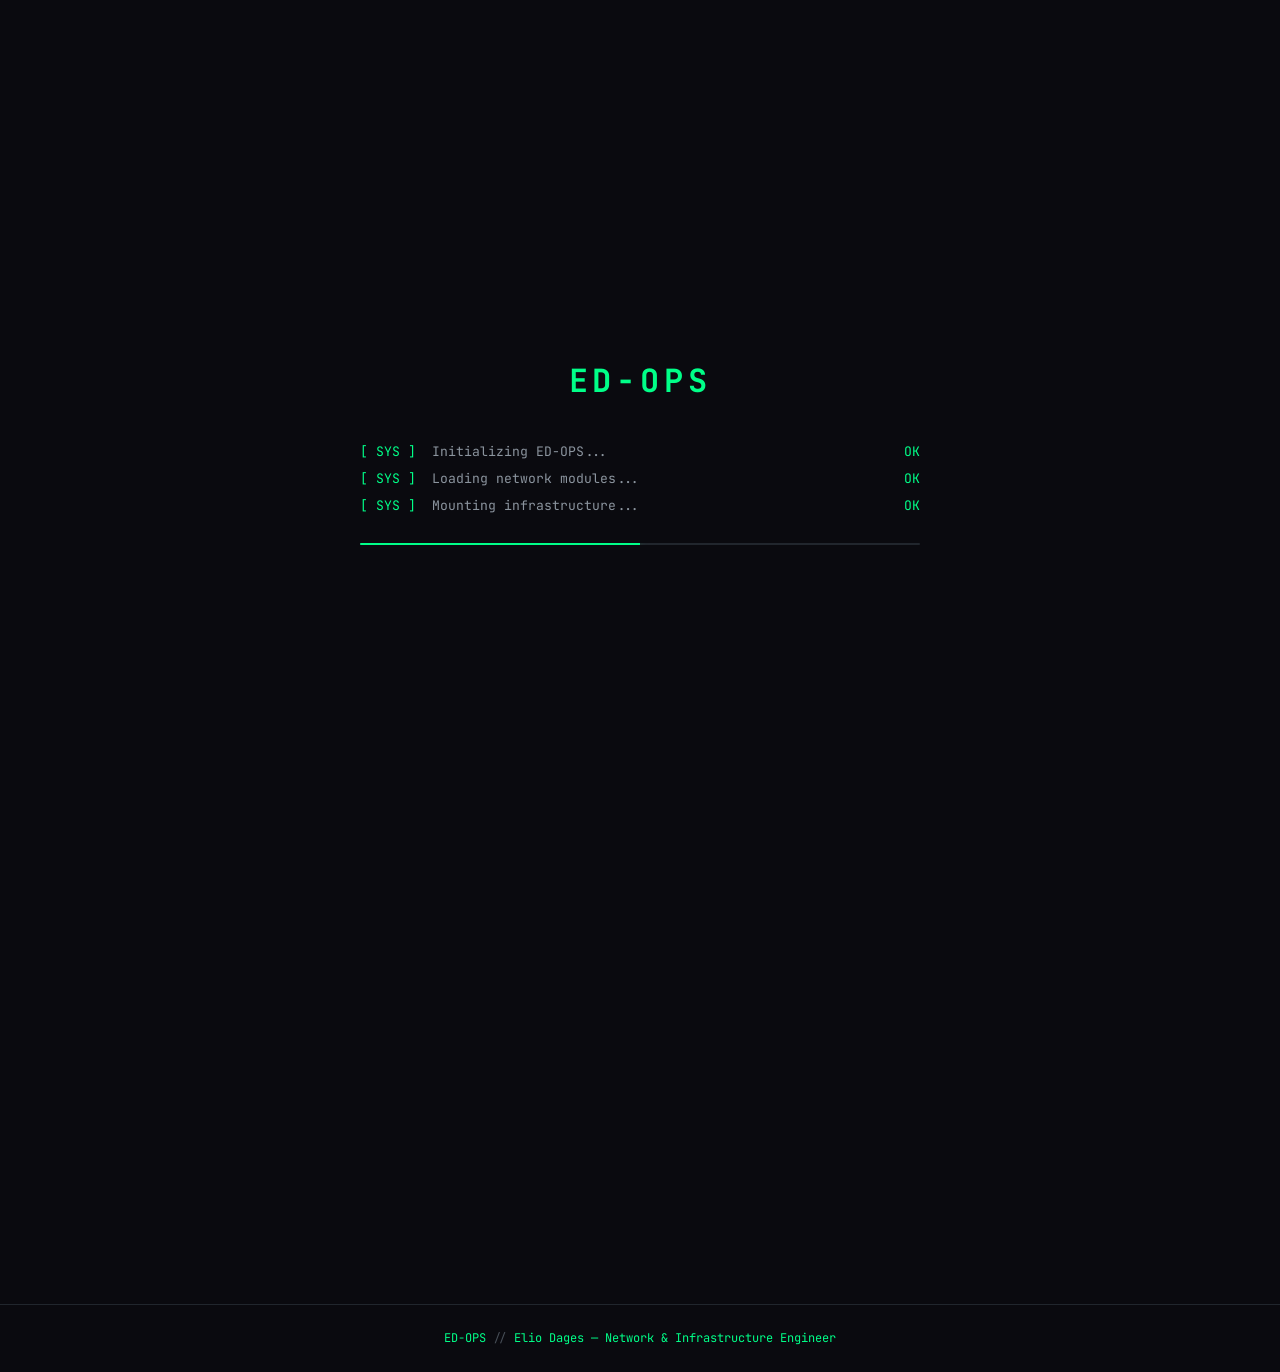
<file: index.html>
<!DOCTYPE html>
<html lang="en">
<head>
  <meta charset="UTF-8" />
  <meta name="viewport" content="width=device-width, initial-scale=1.0" />
  <meta name="description" content="ED-OPS — Network &amp; Infrastructure Engineer portfolio. Elio Dages — enterprise networking, infrastructure automation, and secure environments." />
  <title>ED-OPS // Elio Dages — Network &amp; Infrastructure Engineer</title>
  <link rel="preconnect" href="https://fonts.googleapis.com" />
  <link rel="preconnect" href="https://fonts.gstatic.com" crossorigin />
  <link href="https://fonts.googleapis.com/css2?family=JetBrains+Mono:wght@400;600;700&family=Inter:wght@400;600&display=swap" rel="stylesheet" />
  <link rel="stylesheet" href="assets/css/main.css" />
  <script src="assets/js/i18n.js"></script>
  <link rel="icon" type="image/png" href="assets/images/icone.png">
  <style>
    /* ---- Boot overlay ---- */
    #boot-overlay .boot-progress-bar {
      width: min(560px, 90vw);
      height: 2px;
      background: var(--border);
      border-radius: 1px;
      margin-top: 1.5rem;
      overflow: hidden;
    }
    #boot-overlay .boot-progress-bar .bar-fill {
      height: 100%;
      background: var(--accent-green);
      width: 0%;
      transition: width 0.3s ease;
      box-shadow: var(--glow-green);
    }

    /* ---- Hero ---- */
    .hero {
      min-height: calc(100vh - 52px);
      display: flex;
      align-items: center;
      justify-content: center;
      position: relative;
      overflow: hidden;
    }

    .hero::before {
      content: '';
      position: absolute;
      inset: 0;
      background:
        radial-gradient(ellipse 60% 50% at 50% 40%, rgba(0, 255, 136, 0.04) 0%, transparent 70%),
        repeating-linear-gradient(0deg, transparent, transparent 39px, rgba(33,38,45,0.5) 39px, rgba(33,38,45,0.5) 40px),
        repeating-linear-gradient(90deg, transparent, transparent 39px, rgba(33,38,45,0.3) 39px, rgba(33,38,45,0.3) 40px);
      pointer-events: none;
    }

    .hero-inner {
      position: relative;
      z-index: 1;
      max-width: 800px;
      padding: 2rem 1.5rem;
      text-align: left;
    }

    .hero-eyebrow {
      display: flex;
      align-items: center;
      gap: 0.75rem;
      margin-bottom: 1.25rem;
      font-size: 0.78rem;
      text-transform: uppercase;
      letter-spacing: 0.15em;
      color: var(--text-dim);
    }

    .hero-eyebrow .status-indicator {
      display: flex;
      align-items: center;
      gap: 0.4rem;
      color: var(--accent-green);
    }

    .hero h1 {
      margin-bottom: 0.5rem;
    }

    .hero h1 .name {
      color: var(--text-primary);
    }

    .hero .role-line {
      font-size: clamp(1rem, 2.5vw, 1.4rem);
      color: var(--accent-cyan);
      margin-bottom: 2rem;
      font-weight: 600;
    }

    .hero-bio {
      font-size: 0.95rem;
      color: var(--text-secondary);
      line-height: 1.8;
      max-width: 640px;
      border-left: 2px solid var(--border-bright);
      padding-left: 1.25rem;
      margin-bottom: 2.5rem;
    }

    .hero-actions {
      display: flex;
      flex-wrap: wrap;
      gap: 0.75rem;
    }

    .hero-connect {
      display: flex;
      flex-wrap: wrap;
      gap: 0.5rem;
      margin-top: 1rem;
      padding-top: 1rem;
      border-top: 1px solid var(--border);
    }

    .btn-social {
      display: inline-flex;
      align-items: center;
      gap: 0.35rem;
      font-family: var(--font-mono);
      font-size: 0.75rem;
      padding: 0.4rem 0.9rem;
      border-radius: var(--radius);
      border: 1px solid var(--accent-cyan);
      color: var(--accent-cyan);
      background: transparent;
      cursor: pointer;
      transition: all var(--transition);
      text-transform: uppercase;
      letter-spacing: 0.06em;
      text-decoration: none;
    }

    .btn-social:hover {
      background: rgba(0, 180, 216, 0.08);
      box-shadow: var(--glow-cyan);
      color: var(--accent-cyan);
    }

    .btn-social.btn-social-placeholder {
      opacity: 0.5;
      cursor: not-allowed;
    }

    .btn-social.btn-social-placeholder:hover {
      background: transparent;
      box-shadow: none;
    }

    .btn-social.btn-cv {
      color: var(--accent-green);
      border-color: var(--accent-green);
    }

    .btn-social.btn-cv:hover {
      background: rgba(0, 255, 136, 0.06);
      box-shadow: var(--glow-green);
    }

    .btn {
      display: inline-flex;
      align-items: center;
      gap: 0.4rem;
      font-family: var(--font-mono);
      font-size: 0.8rem;
      padding: 0.6rem 1.2rem;
      border-radius: var(--radius);
      border: 1px solid var(--border-bright);
      color: var(--text-primary);
      background: var(--bg-card);
      cursor: pointer;
      transition: all var(--transition);
      text-transform: uppercase;
      letter-spacing: 0.06em;
      text-decoration: none;
    }

    .btn:hover {
      color: var(--accent-green);
      border-color: var(--accent-green);
      background: rgba(0, 255, 136, 0.05);
      box-shadow: var(--glow-green);
    }

    .btn-primary {
      color: var(--bg-primary);
      background: var(--accent-green);
      border-color: var(--accent-green);
      font-weight: 700;
    }

    .btn-primary:hover {
      background: #00e878;
      border-color: #00e878;
      color: var(--bg-primary);
      box-shadow: var(--glow-green);
    }

    /* ---- Info grid ---- */
    .info-grid {
      display: grid;
      grid-template-columns: repeat(auto-fit, minmax(240px, 1fr));
      gap: 1rem;
      padding: 3rem 0;
    }

    .info-card {
      background: var(--bg-card);
      border: 1px solid var(--border);
      border-radius: var(--radius);
      padding: 1.25rem 1.5rem;
      transition: border-color var(--transition);
    }

    .info-card:hover { border-color: var(--border-bright); }

    .info-card .ic-label {
      font-size: 0.7rem;
      text-transform: uppercase;
      letter-spacing: 0.12em;
      color: var(--text-dim);
      margin-bottom: 0.4rem;
    }

    .info-card .ic-value {
      font-size: 0.95rem;
      color: var(--text-primary);
    }

    .info-card .ic-value .accent { color: var(--accent-green); }
  </style>
</head>
<body>

<!-- Boot Overlay -->
<div id="boot-overlay" role="status" aria-live="polite" aria-label="System boot sequence">
  <div class="boot-logo">ED-OPS</div>
  <div class="boot-lines" id="boot-lines"></div>
  <div class="boot-progress-bar">
    <div class="bar-fill" id="boot-bar"></div>
  </div>
</div>

<!-- Navbar injected by navbar.js -->
<script src="components/navbar.js"></script>

<main class="page-content" id="main-content" aria-label="Main content" style="opacity:0;transition:opacity 0.6s ease;">

  <!-- Hero Section -->
  <section class="hero" aria-labelledby="hero-heading">
    <div class="hero-inner">
      <div class="hero-eyebrow">
        <span class="status-indicator">
          <span class="status-dot" aria-hidden="true"></span>
          <span data-i18n="hero.status">Systems Operational</span>
        </span>
        <span>//</span>
        <span data-i18n="hero.noc">NOC Dashboard</span>
        <span>//</span>
        <span data-i18n="hero.location">France</span>
      </div>

      <h1 id="hero-heading">
        <span class="name type-cursor">Elio Dages</span>
      </h1>
      <p class="role-line" data-i18n="hero.role">Network &amp; Infrastructure Engineer</p>

      <p class="hero-bio" data-i18n="hero.bio">
        Network engineer specialized in infrastructure deployment, enterprise networking and automation.
        Focused on building resilient, observable and secure environments, bridging traditional system
        administration with modern DevOps practices.
        Operating personal lab environments to design, break and rebuild infrastructures continuously.
      </p>

      <nav class="hero-actions" aria-label="Quick navigation">
        <a href="terminal.html" class="btn btn-primary" data-i18n="hero.btn_terminal">$ terminal</a>
        <a href="lab.html" class="btn" data-i18n="hero.btn_lab">Network Lab</a>
        <a href="expertise.html" class="btn" data-i18n="hero.btn_expertise">Expertise</a>
        <a href="projects.html" class="btn" data-i18n="hero.btn_projects">Projects</a>
        <a href="ops.html" class="btn" data-i18n="hero.btn_ops">NOC View</a>
      </nav>

      <div class="hero-connect" aria-label="Contact and social links">
        <a href="https://github.com/EyodgS" class="btn-social" target="_blank" rel="noopener noreferrer" data-i18n="hero.btn_github">↗ GitHub</a>
        <!-- TODO: replace href with actual LinkedIn profile URL, e.g. https://linkedin.com/in/elio-dages -->
        <a href="https://linkedin.com/in/elio-dages-118a1a345" class="btn-social btn-social-placeholder" target="_blank" rel="noopener noreferrer" data-i18n="hero.btn_linkedin" title="LinkedIn — à compléter / add your LinkedIn URL">↗ LinkedIn</a>
        <!-- TODO: add CV file at assets/cv-elio-dages.pdf -->
        <a href="assets/cv-elio-dages.pdf" class="btn-social btn-cv btn-social-placeholder" download data-i18n="hero.btn_cv" title="CV — à compléter / add cv-elio-dages.pdf to assets/">↓ Download CV</a>
      </div>
    </div>
  </section>

  <!-- Info Grid -->
  <section class="section" aria-label="Profile summary">
    <div class="container">
      <div class="divider"></div>
      <div class="info-grid">
        <div class="info-card">
          <div class="ic-label" data-i18n="info.focus_label">Focus</div>
          <div class="ic-value"><span class="accent" data-i18n="info.focus_value">Enterprise Networking &amp; Automation</span></div>
        </div>
        <div class="info-card">
          <div class="ic-label" data-i18n="info.stack_label">Core Stack</div>
          <div class="ic-value" data-i18n="info.stack_value">pfSense · AD DS · Ansible · Proxmox</div>
        </div>
        <div class="info-card">
          <div class="ic-label" data-i18n="info.lab_label">Lab Status</div>
          <div class="ic-value"><span class="accent">●</span> <span data-i18n="info.lab_value">Active — Continuous development</span></div>
        </div>
        <div class="info-card">
          <div class="ic-label" data-i18n="info.approach_label">Approach</div>
          <div class="ic-value" data-i18n="info.approach_value">Infrastructure-first · Automate everything</div>
        </div>
      </div>
    </div>
  </section>

</main>

<footer id="footer" role="contentinfo">
  <span>ED-OPS</span> // <span data-i18n="footer.text">Elio Dages — Network &amp; Infrastructure Engineer</span>
</footer>

<script>
  /* ---- Boot Sequence ---- */
  (function () {
    var i18n = window.EDOpsI18n;
    function tr(key, fallback) { return (i18n ? i18n.t(key) : fallback) || fallback; }

    var LINES = [
      { key: 'boot.line1', text: 'Initializing ED-OPS...',          status: 'OK' },
      { key: 'boot.line2', text: 'Loading network modules...',       status: 'OK' },
      { key: 'boot.line3', text: 'Mounting infrastructure...',       status: 'OK' },
      { key: 'boot.line4', text: 'Starting monitoring services...',  status: 'OK' },
      { key: 'boot.line5', text: 'Verifying credentials...',         status: 'OK' },
      { key: 'boot.line6', text: 'Access granted.',                  status: null, accent: true },
    ];

    var container = document.getElementById('boot-lines');
    var bar       = document.getElementById('boot-bar');
    var overlay   = document.getElementById('boot-overlay');
    var main      = document.getElementById('main-content');

    var idx = 0;

    function showNext() {
      if (idx >= LINES.length) {
        // Finished — animate out
        bar.style.width = '100%';
        setTimeout(function () {
          overlay.classList.add('fade-out');
          main.style.opacity = '1';
          setTimeout(function () { overlay.style.display = 'none'; }, 550);
        }, 400);
        return;
      }

      var item = LINES[idx];
      var div = document.createElement('div');
      div.className = 'boot-line' + (item.accent ? ' accent-green' : '');

      var lineText = tr(item.key, item.text);
      var html = '<span class="prefix">[  SYS  ]</span> ' + escapeHTML(lineText);
      if (item.status) html += '<span class="ok"> ' + item.status + '</span>';
      div.innerHTML = html;

      container.appendChild(div);
      requestAnimationFrame(function () { div.classList.add('visible'); });

      bar.style.width = ((idx + 1) / LINES.length * 100) + '%';
      idx++;
      setTimeout(showNext, 350 + Math.random() * 150);
    }

    function escapeHTML(str) {
      return str.replace(/&/g, '&amp;').replace(/</g, '&lt;').replace(/>/g, '&gt;');
    }

    setTimeout(showNext, 300);
  })();
</script>

</body>
</html>
</file>
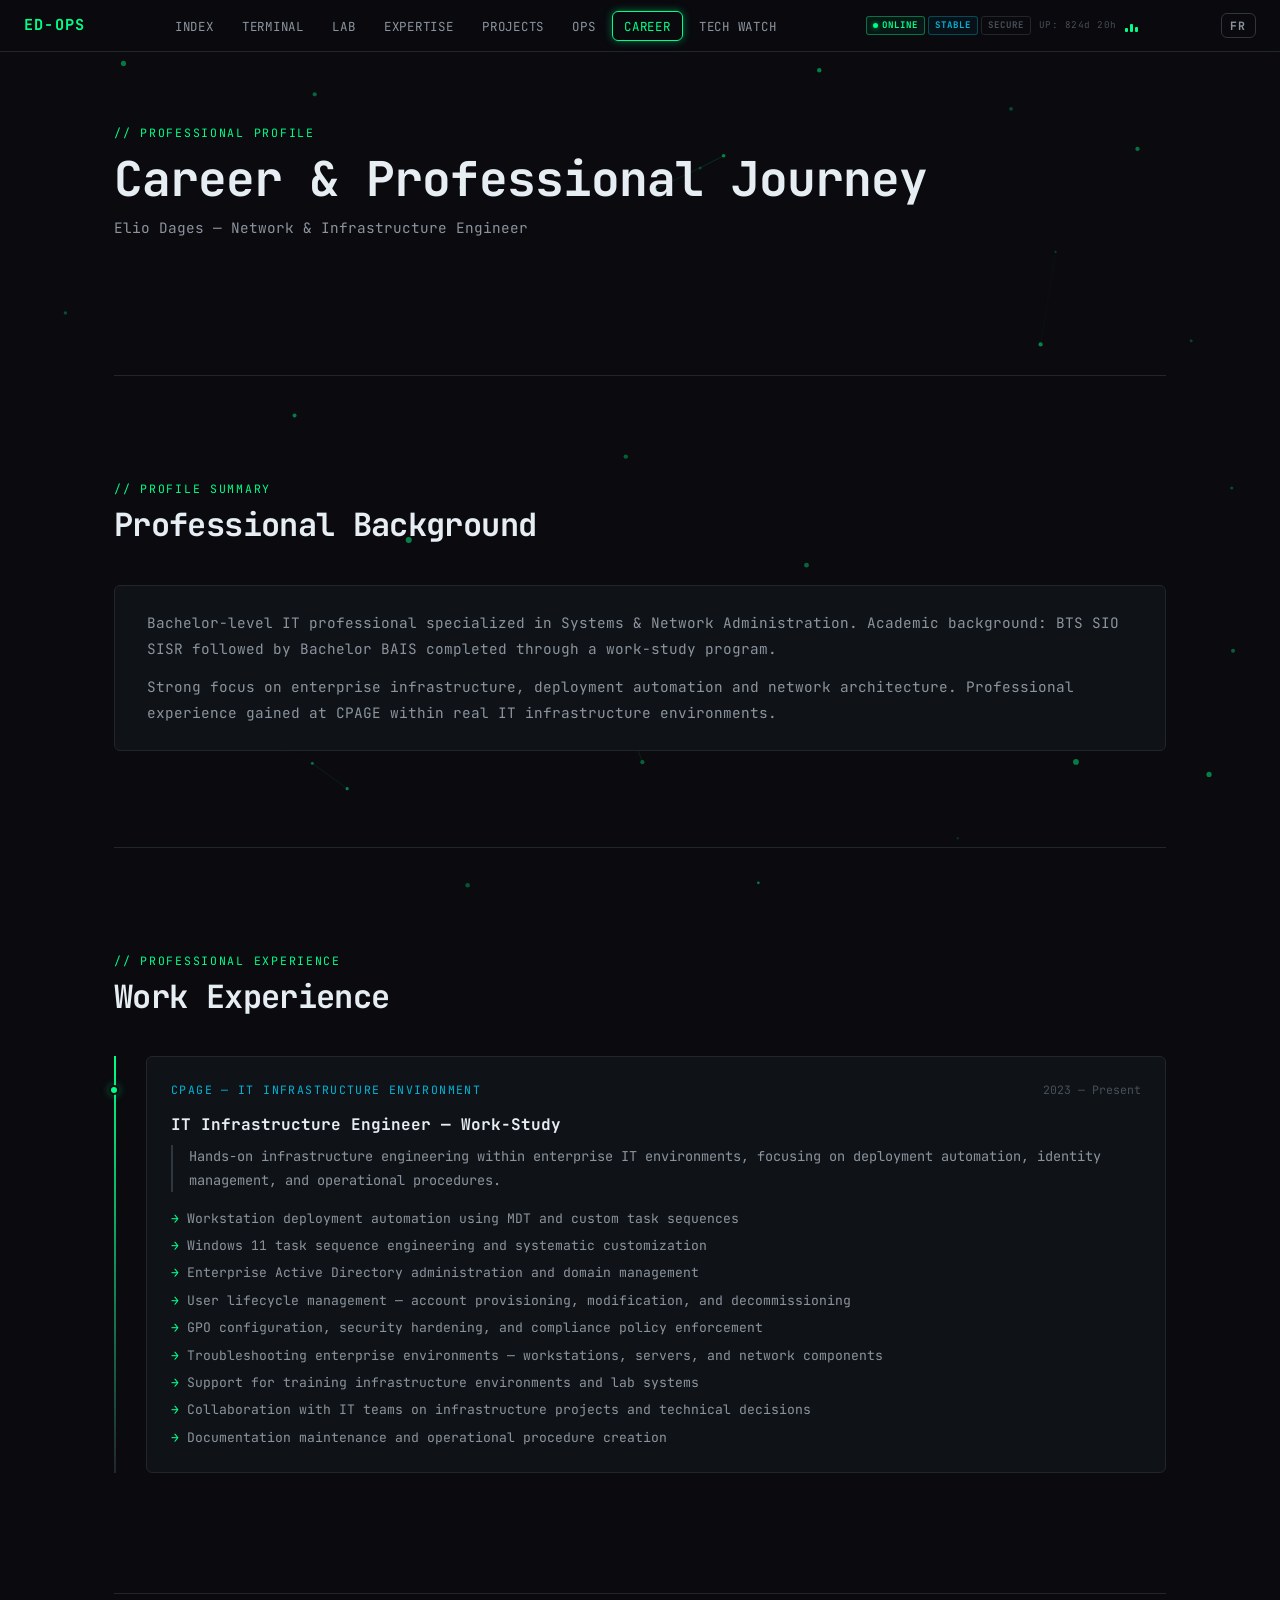
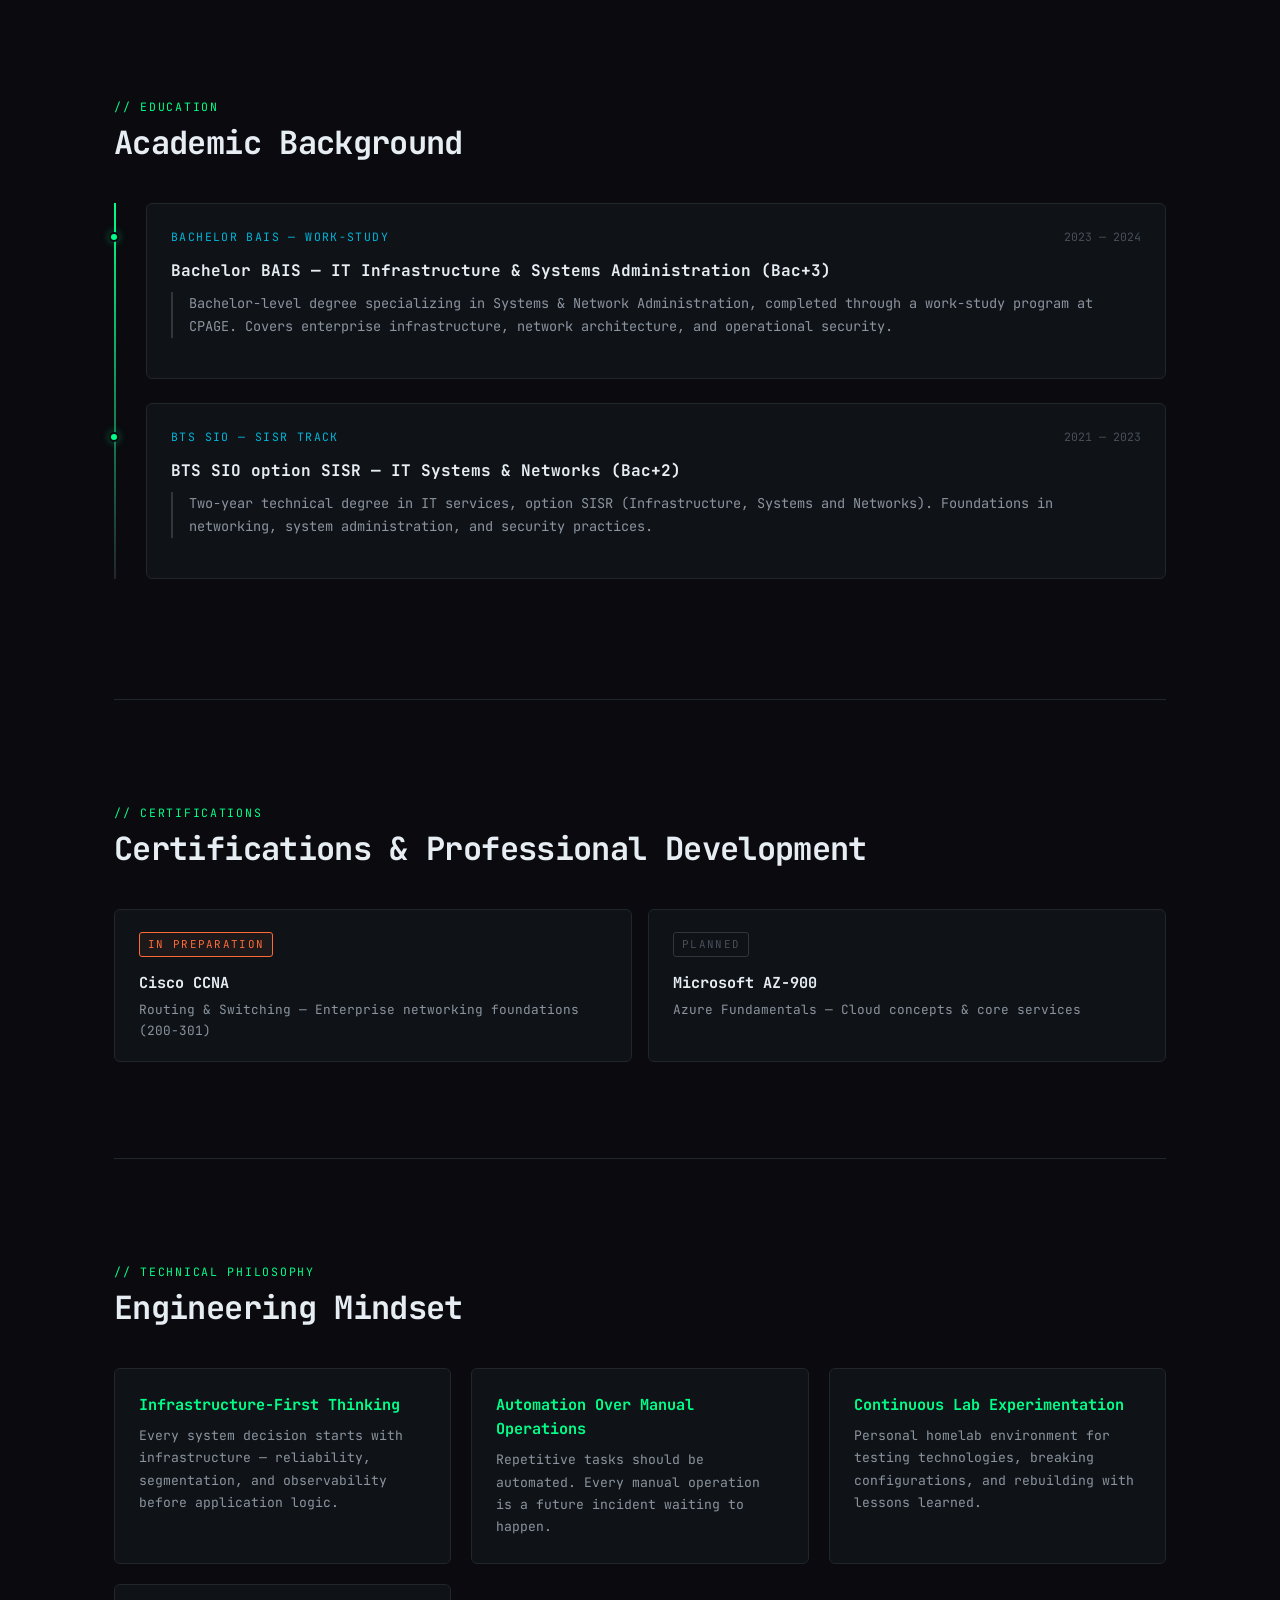
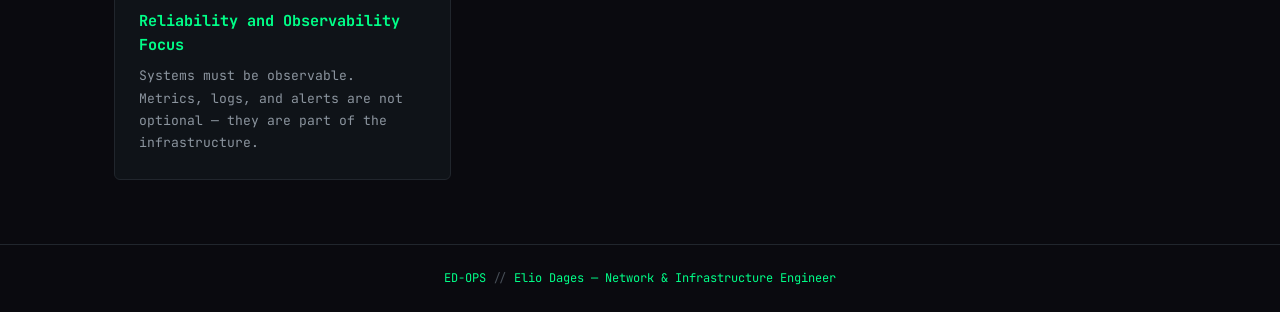
<file: career.html>
<!DOCTYPE html>
<html lang="en">
<head>
  <meta charset="UTF-8" />
  <meta name="viewport" content="width=device-width, initial-scale=1.0" />
  <meta name="description" content="ED-OPS — Elio Dages career profile. Network & Infrastructure Engineer. Professional experience at CPAGE, BTS SIO SISR, Bachelor BAIS." />
  <title>ED-OPS // Career &amp; Professional Journey</title>
  <link rel="preconnect" href="https://fonts.googleapis.com" />
  <link rel="preconnect" href="https://fonts.gstatic.com" crossorigin />
  <link href="https://fonts.googleapis.com/css2?family=JetBrains+Mono:wght@400;600;700&family=Inter:wght@400;600&display=swap" rel="stylesheet" />
  <link rel="stylesheet" href="assets/css/main.css" />
  <script src="assets/js/i18n.js"></script>
  <link rel="icon" type="image/png" href="assets/images/icone.png">
  <style>
    /* ---- Timeline ---- */
    .timeline {
      position: relative;
      padding-left: 2rem;
    }

    .timeline::before {
      content: '';
      position: absolute;
      left: 0;
      top: 0;
      bottom: 0;
      width: 2px;
      background: linear-gradient(to bottom, var(--accent-green), var(--border));
    }

    .timeline-item {
      position: relative;
      background: var(--bg-card);
      border: 1px solid var(--border);
      border-radius: var(--radius);
      padding: 1.5rem;
      margin-bottom: 1.5rem;
      transition: border-color var(--transition);
    }

    .timeline-item::before {
      content: '';
      position: absolute;
      left: -2.35rem;
      top: 1.75rem;
      width: 10px;
      height: 10px;
      border-radius: 50%;
      background: var(--accent-green);
      box-shadow: var(--glow-green);
      border: 2px solid var(--bg-primary);
    }

    .timeline-item:hover { border-color: var(--accent-green); }

    .timeline-meta {
      display: flex;
      justify-content: space-between;
      align-items: flex-start;
      flex-wrap: wrap;
      gap: 0.5rem;
      margin-bottom: 0.75rem;
    }

    .timeline-company {
      font-size: 0.72rem;
      text-transform: uppercase;
      letter-spacing: 0.12em;
      color: var(--accent-cyan);
    }

    .timeline-period {
      font-size: 0.72rem;
      color: var(--text-dim);
      font-family: var(--font-mono);
    }

    .timeline-role {
      font-size: 1rem;
      font-weight: 700;
      color: var(--text-primary);
      margin-bottom: 0.5rem;
    }

    .timeline-desc {
      font-size: 0.85rem;
      color: var(--text-secondary);
      line-height: 1.7;
      margin-bottom: 1rem;
      border-left: 2px solid var(--border-bright);
      padding-left: 1rem;
    }

    .task-list {
      list-style: none;
      display: flex;
      flex-direction: column;
      gap: 0.4rem;
    }

    .task-list li {
      font-size: 0.82rem;
      color: var(--text-secondary);
      line-height: 1.6;
    }

    .task-list li::before {
      content: '→ ';
      color: var(--accent-green);
    }

    /* ---- Certifications grid ---- */
    .certs-grid {
      display: grid;
      grid-template-columns: repeat(auto-fit, minmax(260px, 1fr));
      gap: 1rem;
    }

    .cert-card {
      background: var(--bg-card);
      border: 1px solid var(--border);
      border-radius: var(--radius);
      padding: 1.25rem 1.5rem;
      transition: border-color var(--transition);
    }

    .cert-card:hover { border-color: var(--border-bright); }

    .cert-status {
      font-size: 0.68rem;
      text-transform: uppercase;
      letter-spacing: 0.12em;
      margin-bottom: 0.4rem;
      font-family: var(--font-mono);
      padding: 0.15rem 0.5rem;
      border-radius: 3px;
      display: inline-block;
    }

    .cert-card.cert-wip .cert-status {
      color: var(--accent-orange);
      border: 1px solid var(--accent-orange);
      background: rgba(255, 107, 53, 0.06);
    }

    .cert-card.cert-planned .cert-status {
      color: var(--text-dim);
      border: 1px solid var(--border-bright);
    }

    .cert-name {
      font-size: 0.95rem;
      font-weight: 700;
      color: var(--text-primary);
      margin-top: 0.5rem;
      margin-bottom: 0.3rem;
    }

    .cert-desc {
      font-size: 0.8rem;
      color: var(--text-secondary);
      line-height: 1.6;
    }
    .philosophy-grid {
      display: grid;
      grid-template-columns: repeat(auto-fit, minmax(280px, 1fr));
      gap: 1.25rem;
    }

    .phil-card {
      background: var(--bg-card);
      border: 1px solid var(--border);
      border-radius: var(--radius);
      padding: 1.5rem;
      transition: border-color var(--transition), transform var(--transition);
    }

    .phil-card:hover {
      border-color: var(--accent-cyan);
      transform: translateY(-2px);
    }

    .phil-card .pc-title {
      font-size: 0.95rem;
      font-weight: 700;
      color: var(--accent-green);
      margin-bottom: 0.5rem;
    }

    .phil-card .pc-desc {
      font-size: 0.82rem;
      color: var(--text-secondary);
      line-height: 1.7;
    }

    /* ---- Summary block ---- */
    .summary-block {
      background: var(--bg-card);
      border: 1px solid var(--border);
      border-radius: var(--radius);
      padding: 1.5rem 2rem;
    }

    .summary-block p {
      font-size: 0.9rem;
      color: var(--text-secondary);
      line-height: 1.8;
      margin-bottom: 0.75rem;
    }

    .summary-block p:last-child { margin-bottom: 0; }
  </style>
</head>
<body>
<script src="components/navbar.js"></script>

<main class="page-content" aria-label="Career page">
  <div class="container">

    <!-- Header -->
    <section class="section" aria-labelledby="career-heading">
      <header class="section-header">
        <p class="section-tag" data-i18n="career.tag">// Professional Profile</p>
        <h1 id="career-heading" data-i18n="career.title">Career &amp; Professional Journey</h1>
        <p class="text-secondary" data-i18n="career.subtitle">Elio Dages — Network &amp; Infrastructure Engineer</p>
      </header>
    </section>

    <div class="divider"></div>

    <!-- Profile Summary -->
    <section class="section" aria-labelledby="summary-heading">
      <header class="section-header">
        <p class="section-tag" data-i18n="career.summary_tag">// Profile Summary</p>
        <h2 id="summary-heading" data-i18n="career.summary_title">Professional Background</h2>
      </header>
      <div class="summary-block">
        <p data-i18n="career.summary_p1">Bachelor-level IT professional specialized in Systems &amp; Network Administration. Academic background: BTS SIO SISR followed by Bachelor BAIS completed through a work-study program.</p>
        <p data-i18n="career.summary_p2">Strong focus on enterprise infrastructure, deployment automation and network architecture. Professional experience gained at CPAGE within real IT infrastructure environments.</p>
      </div>
    </section>

    <div class="divider"></div>

    <!-- Professional Experience -->
    <section class="section" aria-labelledby="exp-heading">
      <header class="section-header">
        <p class="section-tag" data-i18n="career.exp_tag">// Professional Experience</p>
        <h2 id="exp-heading" data-i18n="career.exp_title">Work Experience</h2>
      </header>

      <div class="timeline" aria-label="Career timeline">
        <article class="timeline-item" aria-label="CPAGE experience">
          <div class="timeline-meta">
            <span class="timeline-company" data-i18n="career.cpage_location">CPAGE — IT Infrastructure Environment</span>
            <span class="timeline-period" data-i18n="career.cpage_period">2023 — Present</span>
          </div>
          <div class="timeline-role" data-i18n="career.cpage_role">IT Infrastructure Engineer — Work-Study</div>
          <p class="timeline-desc" data-i18n="career.cpage_desc">Hands-on infrastructure engineering within enterprise IT environments, focusing on deployment automation, identity management, and operational procedures.</p>
          <ul class="task-list" aria-label="Responsibilities">
            <li data-i18n="career.cpage_task1">Workstation deployment automation using MDT and custom task sequences</li>
            <li data-i18n="career.cpage_task2">Windows 11 task sequence engineering and systematic customization</li>
            <li data-i18n="career.cpage_task3">Enterprise Active Directory administration and domain management</li>
            <li data-i18n="career.cpage_task4">User lifecycle management — account provisioning, modification, and decommissioning</li>
            <li data-i18n="career.cpage_task5">GPO configuration, security hardening, and compliance policy enforcement</li>
            <li data-i18n="career.cpage_task6">Troubleshooting enterprise environments — workstations, servers, and network components</li>
            <li data-i18n="career.cpage_task7">Support for training infrastructure environments and lab systems</li>
            <li data-i18n="career.cpage_task8">Collaboration with IT teams on infrastructure projects and technical decisions</li>
            <li data-i18n="career.cpage_task9">Documentation maintenance and operational procedure creation</li>
          </ul>
        </article>
      </div>
    </section>

    <div class="divider"></div>

    <!-- Education -->
    <section class="section" aria-labelledby="edu-heading">
      <header class="section-header">
        <p class="section-tag" data-i18n="career.edu_tag">// Education</p>
        <h2 id="edu-heading" data-i18n="career.edu_title">Academic Background</h2>
      </header>

      <div class="timeline" aria-label="Education timeline">
        <article class="timeline-item" aria-label="Bachelor BAIS">
          <div class="timeline-meta">
            <span class="timeline-company" data-i18n="career.edu_bais_school">Bachelor BAIS — Work-Study</span>
            <span class="timeline-period" data-i18n="career.edu_bais_period">2023 — 2024</span>
          </div>
          <div class="timeline-role" data-i18n="career.edu_bais_title">Bachelor BAIS — IT Infrastructure &amp; Systems Administration (Bac+3)</div>
          <p class="timeline-desc" data-i18n="career.edu_bais_desc">Bachelor-level degree specializing in Systems &amp; Network Administration, completed through a work-study program at CPAGE. Covers enterprise infrastructure, network architecture, and operational security.</p>
        </article>

        <article class="timeline-item" aria-label="BTS SIO SISR">
          <div class="timeline-meta">
            <span class="timeline-company" data-i18n="career.edu_bts_school">BTS SIO — SISR track</span>
            <span class="timeline-period" data-i18n="career.edu_bts_period">2021 — 2023</span>
          </div>
          <div class="timeline-role" data-i18n="career.edu_bts_title">BTS SIO option SISR — IT Systems &amp; Networks (Bac+2)</div>
          <p class="timeline-desc" data-i18n="career.edu_bts_desc">Two-year technical degree in IT services, option SISR (Infrastructure, Systems and Networks). Foundations in networking, system administration, and security practices.</p>
        </article>
      </div>
    </section>

    <div class="divider"></div>

    <!-- Certifications -->
    <section class="section" aria-labelledby="certs-heading">
      <header class="section-header">
        <p class="section-tag" data-i18n="career.certs_tag">// Certifications</p>
        <h2 id="certs-heading" data-i18n="career.certs_title">Certifications &amp; Professional Development</h2>
      </header>

      <div class="certs-grid">
        <div class="cert-card cert-wip">
          <span class="cert-status" data-i18n="career.cert_status_wip">In Preparation</span>
          <div class="cert-name" data-i18n="career.cert_ccna_name">Cisco CCNA</div>
          <p class="cert-desc" data-i18n="career.cert_ccna_desc">Routing &amp; Switching — Enterprise networking foundations (200-301)</p>
        </div>
        <div class="cert-card cert-planned">
          <span class="cert-status" data-i18n="career.cert_status_planned">Planned</span>
          <div class="cert-name" data-i18n="career.cert_az900_name">Microsoft AZ-900</div>
          <p class="cert-desc" data-i18n="career.cert_az900_desc">Azure Fundamentals — Cloud concepts &amp; core services</p>
        </div>
      </div>
    </section>

    <div class="divider"></div>

    <!-- Technical Philosophy -->
    <section class="section" aria-labelledby="philosophy-heading">
      <header class="section-header">
        <p class="section-tag" data-i18n="career.philosophy_tag">// Technical Philosophy</p>
        <h2 id="philosophy-heading" data-i18n="career.philosophy_title">Engineering Mindset</h2>
      </header>

      <div class="philosophy-grid">
        <div class="phil-card">
          <div class="pc-title" data-i18n="career.phil_infra">Infrastructure-First Thinking</div>
          <p class="pc-desc" data-i18n="career.phil_infra_desc">Every system decision starts with infrastructure — reliability, segmentation, and observability before application logic.</p>
        </div>
        <div class="phil-card">
          <div class="pc-title" data-i18n="career.phil_auto">Automation Over Manual Operations</div>
          <p class="pc-desc" data-i18n="career.phil_auto_desc">Repetitive tasks should be automated. Every manual operation is a future incident waiting to happen.</p>
        </div>
        <div class="phil-card">
          <div class="pc-title" data-i18n="career.phil_lab">Continuous Lab Experimentation</div>
          <p class="pc-desc" data-i18n="career.phil_lab_desc">Personal homelab environment for testing technologies, breaking configurations, and rebuilding with lessons learned.</p>
        </div>
        <div class="phil-card">
          <div class="pc-title" data-i18n="career.phil_obs">Reliability and Observability Focus</div>
          <p class="pc-desc" data-i18n="career.phil_obs_desc">Systems must be observable. Metrics, logs, and alerts are not optional — they are part of the infrastructure.</p>
        </div>
      </div>
    </section>

  </div>
</main>

<footer id="footer" role="contentinfo">
  <span>ED-OPS</span> // <span data-i18n="footer.text">Elio Dages — Network &amp; Infrastructure Engineer</span>
</footer>

</body>
</html>
</file>
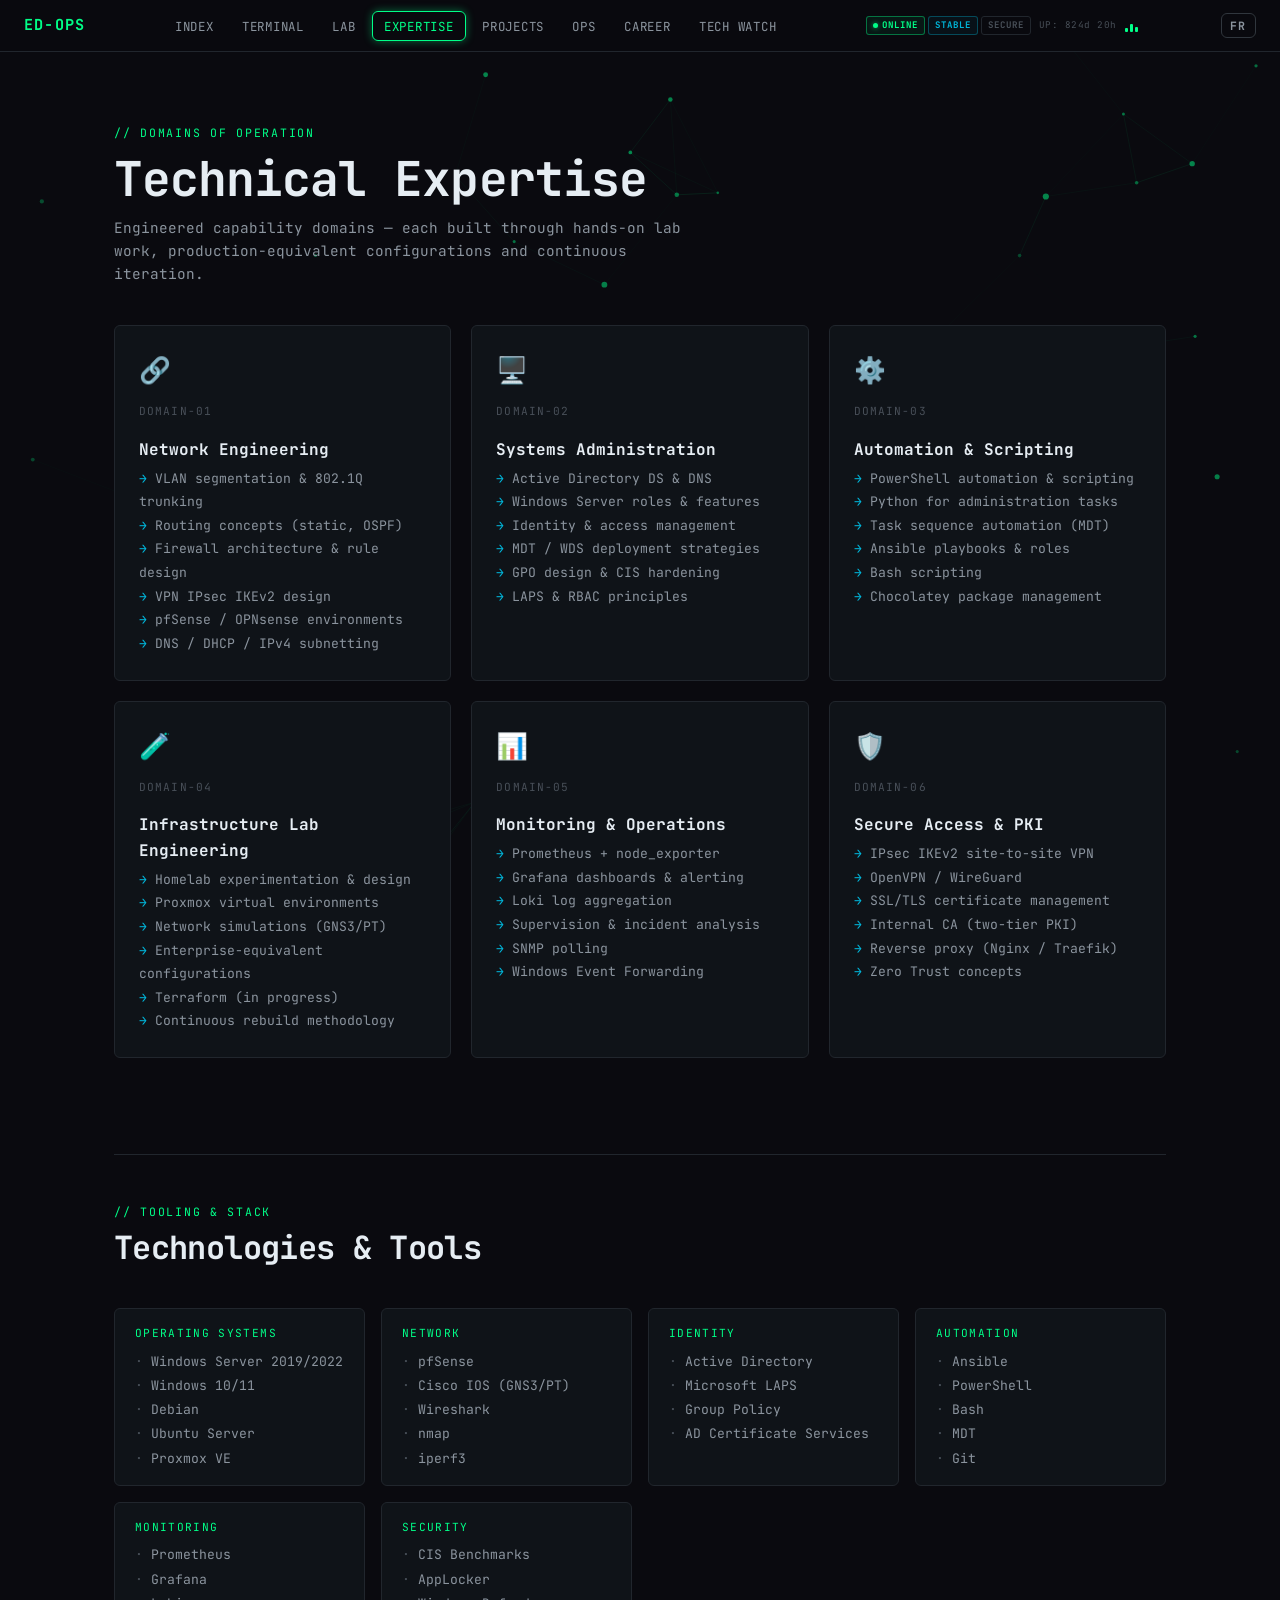
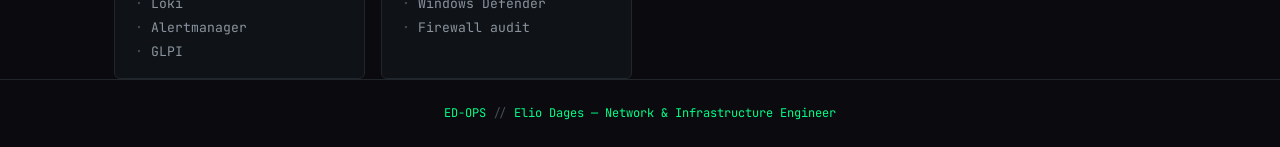
<file: expertise.html>
<!DOCTYPE html>
<html lang="en">
<head>
  <meta charset="UTF-8" />
  <meta name="viewport" content="width=device-width, initial-scale=1.0" />
  <meta name="description" content="ED-OPS expertise — Domains of operation in network architecture, infrastructure automation, IAM, secure access, monitoring and incident response." />
  <title>ED-OPS // Expertise</title>
  <link rel="preconnect" href="https://fonts.googleapis.com" />
  <link rel="preconnect" href="https://fonts.gstatic.com" crossorigin />
  <link href="https://fonts.googleapis.com/css2?family=JetBrains+Mono:wght@400;600;700&family=Inter:wght@400;600&display=swap" rel="stylesheet" />
  <link rel="stylesheet" href="assets/css/main.css" />
  <script src="assets/js/i18n.js"></script>
  <link rel="icon" type="image/png" href="assets/images/icone.png">
  <style>
    .domains-grid {
      display: grid;
      grid-template-columns: repeat(auto-fit, minmax(300px, 1fr));
      gap: 1.25rem;
    }

    .domain-card {
      background: var(--bg-card);
      border: 1px solid var(--border);
      border-radius: var(--radius);
      padding: 1.5rem;
      transition: border-color var(--transition), transform var(--transition);
    }

    .domain-card:hover {
      border-color: var(--accent-cyan);
      transform: translateY(-2px);
    }

    .domain-card .dc-icon {
      font-size: 1.6rem;
      margin-bottom: 0.75rem;
      display: block;
    }

    .domain-card .dc-name {
      font-size: 1rem;
      font-weight: 700;
      color: var(--text-primary);
      margin-bottom: 0.25rem;
    }

    .domain-card .dc-id {
      font-size: 0.7rem;
      color: var(--text-dim);
      text-transform: uppercase;
      letter-spacing: 0.1em;
      margin-bottom: 1rem;
    }

    .domain-card .dc-items {
      list-style: none;
      font-size: 0.82rem;
      color: var(--text-secondary);
      line-height: 1.8;
    }

    .domain-card .dc-items li::before {
      content: '→ ';
      color: var(--accent-cyan);
    }

    /* Tools section */
    .tools-section {
      margin-top: 3rem;
    }

    .tools-grid {
      display: grid;
      grid-template-columns: repeat(auto-fit, minmax(220px, 1fr));
      gap: 1rem;
    }

    .tool-group {
      background: var(--bg-card);
      border: 1px solid var(--border);
      border-radius: var(--radius);
      padding: 1rem 1.25rem;
    }

    .tool-group .tg-label {
      font-size: 0.7rem;
      text-transform: uppercase;
      letter-spacing: 0.12em;
      color: var(--accent-green);
      margin-bottom: 0.5rem;
    }

    .tool-group .tg-items {
      font-size: 0.82rem;
      color: var(--text-secondary);
      display: flex;
      flex-direction: column;
      gap: 0.2rem;
    }

    .tool-group .tg-items span::before {
      content: '· ';
      color: var(--text-dim);
    }
  </style>
</head>
<body>
<script src="components/navbar.js"></script>

<main class="page-content" aria-label="Expertise page">
  <div class="container">
    <section class="section" aria-labelledby="expertise-heading">
      <header class="section-header">
        <p class="section-tag" data-i18n="expertise.tag">// Domains of Operation</p>
        <h1 id="expertise-heading" data-i18n="expertise.title">Technical Expertise</h1>
        <p data-i18n="expertise.desc">Engineered capability domains — each built through hands-on lab work, production-equivalent configurations and continuous iteration.</p>
      </header>

      <div class="domains-grid" id="domains-grid" aria-label="Expertise domains"></div>
    </section>

    <div class="divider"></div>

    <section class="tools-section" aria-labelledby="tools-heading">
      <header class="section-header">
        <p class="section-tag" data-i18n="expertise.tools_tag">// Tooling &amp; Stack</p>
        <h2 id="tools-heading" data-i18n="expertise.tools_title">Technologies &amp; Tools</h2>
      </header>
      <div class="tools-grid" id="tools-grid"></div>
    </section>
  </div>
</main>

<footer id="footer" role="contentinfo">
  <span>ED-OPS</span> // <span data-i18n="footer.text">Elio Dages — Network &amp; Infrastructure Engineer</span>
</footer>

<script>
  const DOMAIN_COLORS = {
    'network-engineering':        'var(--accent-green)',
    'systems-administration':     'var(--accent-cyan)',
    'automation-scripting':       'var(--accent-orange)',
    'infrastructure-lab':         'var(--accent-cyan)',
    'monitoring-operations':      'var(--accent-green)',
    'secure-access':              'var(--accent-red)',
  };

  fetch('data/skills.json')
    .then(r => r.json())
    .then(data => {
      /* ---- Domains ---- */
      const grid = document.getElementById('domains-grid');
      data.domains.forEach((d, i) => {
        const card = document.createElement('article');
        card.className = 'domain-card';
        card.setAttribute('aria-label', d.name);
        card.innerHTML = `
          <span class="dc-icon" aria-hidden="true">${d.icon}</span>
          <div class="dc-id">DOMAIN-${String(i + 1).padStart(2, '0')}</div>
          <div class="dc-name">${d.name}</div>
          <ul class="dc-items" aria-label="${d.name} capabilities">
            ${d.items.map(it => `<li>${it}</li>`).join('')}
          </ul>
        `;
        grid.appendChild(card);
      });

      /* ---- Tools ---- */
      const toolsGrid = document.getElementById('tools-grid');
      Object.entries(data.tools).forEach(([key, items]) => {
        const label = key.replace(/_/g, ' ').replace(/\b\w/g, c => c.toUpperCase());
        const div = document.createElement('div');
        div.className = 'tool-group';
        div.innerHTML = `
          <div class="tg-label">${label}</div>
          <div class="tg-items">
            ${items.map(item => `<span>${item}</span>`).join('')}
          </div>
        `;
        toolsGrid.appendChild(div);
      });
    })
    .catch(() => {
      document.getElementById('domains-grid').innerHTML =
        '<p class="text-secondary">Could not load expertise data.</p>';
    });
</script>
</body>
</html>
</file>
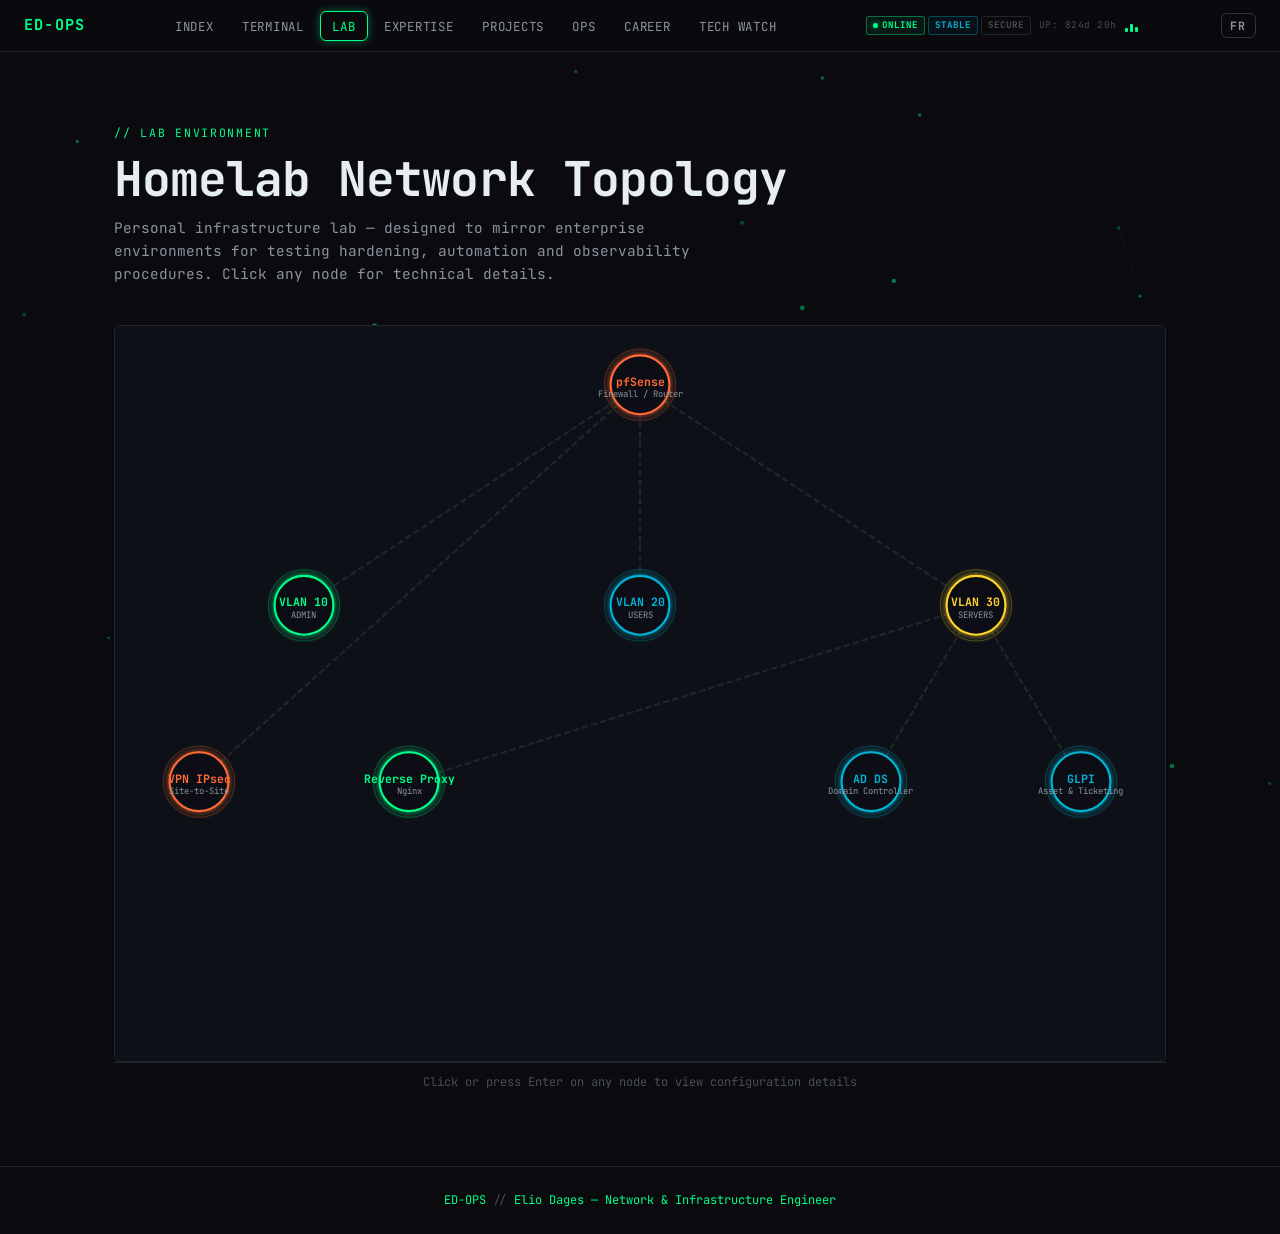
<file: lab.html>
<!DOCTYPE html>
<html lang="en">
<head>
  <meta charset="UTF-8" />
  <meta name="viewport" content="width=device-width, initial-scale=1.0" />
  <meta name="description" content="ED-OPS homelab network topology — interactive visualization of the personal lab infrastructure." />
  <title>ED-OPS // Lab Topology</title>
  <link rel="preconnect" href="https://fonts.googleapis.com" />
  <link rel="preconnect" href="https://fonts.gstatic.com" crossorigin />
  <link href="https://fonts.googleapis.com/css2?family=JetBrains+Mono:wght@400;600;700&family=Inter:wght@400;600&display=swap" rel="stylesheet" />
  <link rel="stylesheet" href="assets/css/main.css" />
  <script src="assets/js/i18n.js"></script>
  <link rel="icon" type="image/png" href="assets/images/icone.png">
  <style>
    /* ---- Lab map layout ---- */
    .network-map-container {
      position: relative;
      background: var(--bg-secondary);
      border: 1px solid var(--border);
      border-radius: var(--radius);
      overflow: hidden;
    }

    /* ---- Detail panel ---- */
    .network-detail-panel {
      position: absolute;
      top: 1rem;
      right: 1rem;
      width: min(320px, 90%);
      background: var(--bg-card);
      border: 1px solid var(--border-bright);
      border-radius: var(--radius);
      z-index: 10;
      box-shadow: 0 8px 32px rgba(0,0,0,0.5);
    }

    .ndp-header {
      display: flex;
      align-items: center;
      justify-content: space-between;
      padding: 0.75rem 1rem;
      border-bottom: 1px solid var(--border);
    }

    .ndp-title {
      font-size: 0.72rem;
      text-transform: uppercase;
      letter-spacing: 0.12em;
      color: var(--text-dim);
    }

    .ndp-close {
      background: none;
      border: none;
      color: var(--text-secondary);
      cursor: pointer;
      font-size: 1.2rem;
      line-height: 1;
      padding: 0 0.25rem;
      transition: color var(--transition);
    }

    .ndp-close:hover { color: var(--accent-red); }

    .ndp-body {
      padding: 1rem;
    }

    .ndp-node-title {
      font-size: 1rem;
      color: var(--text-primary);
      margin-bottom: 0.6rem;
    }

    .ndp-tags {
      display: flex;
      flex-wrap: wrap;
      gap: 0.3rem;
      margin-bottom: 0.75rem;
    }

    .ndp-details {
      list-style: none;
      font-size: 0.8rem;
      color: var(--text-secondary);
      line-height: 1.7;
    }

    .ndp-details li::before {
      content: '· ';
      color: var(--accent-cyan);
    }

    /* ---- Hint bar ---- */
    .map-hint {
      text-align: center;
      font-size: 0.75rem;
      color: var(--text-dim);
      padding: 0.6rem;
      border-top: 1px solid var(--border);
      background: var(--bg-primary);
    }

    @media (max-width: 600px) {
      .network-detail-panel { position: static; width: 100%; margin-top: 1rem; }
    }
  </style>
</head>
<body>
<script src="components/navbar.js"></script>

<main class="page-content" aria-label="Lab topology page">
  <div class="container">
    <section class="section">
      <header class="section-header">
        <p class="section-tag" data-i18n="lab.tag">// Lab Environment</p>
        <h1 data-i18n="lab.title">Homelab Network Topology</h1>
        <p data-i18n="lab.desc">Personal infrastructure lab — designed to mirror enterprise environments for testing hardening, automation and observability procedures. Click any node for technical details.</p>
      </header>

      <div id="network-map-mount" aria-label="Interactive network topology diagram"></div>
      <div class="map-hint" aria-hidden="true" data-i18n="lab.hint">Click or press Enter on any node to view configuration details</div>
    </section>
  </div>
</main>

<footer id="footer" role="contentinfo">
  <span>ED-OPS</span> // <span data-i18n="footer.text">Elio Dages — Network &amp; Infrastructure Engineer</span>
</footer>

<script src="components/network-map.js"></script>
<script>
  document.addEventListener('DOMContentLoaded', function () {
    const mount = document.getElementById('network-map-mount');
    new EDOpsNetworkMap(mount);
  });
</script>
</body>
</html>
</file>
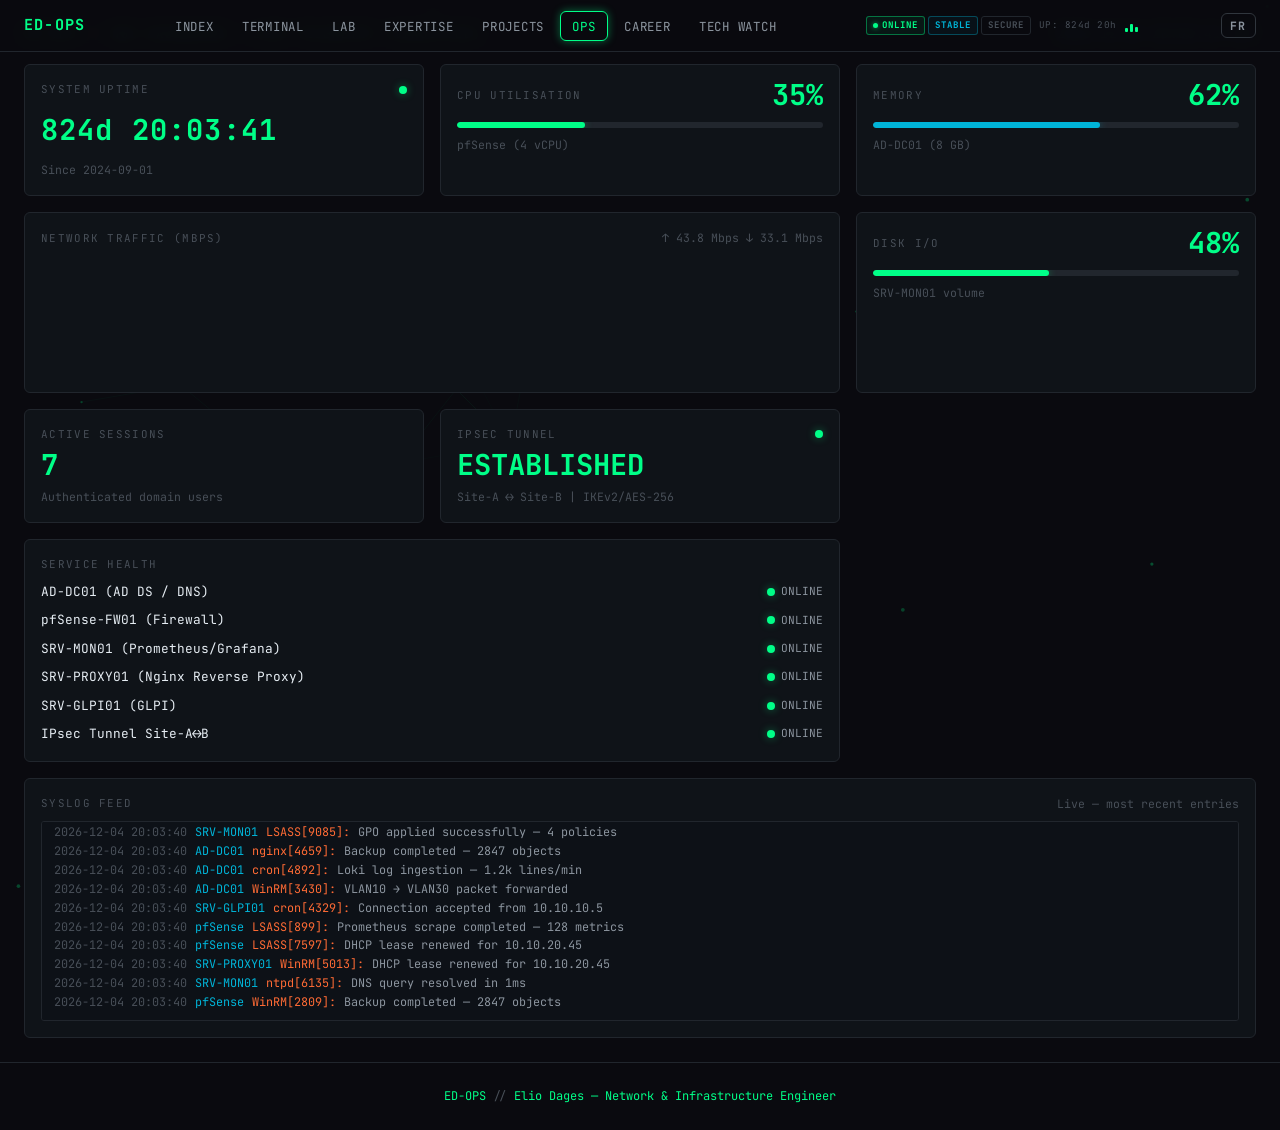
<file: ops.html>
<!DOCTYPE html>
<html lang="en">
<head>
  <meta charset="UTF-8" />
  <meta name="viewport" content="width=device-width, initial-scale=1.0" />
  <meta name="description" content="ED-OPS NOC dashboard — simulated network operations centre with live telemetry, metrics and syslog." />
  <title>ED-OPS // NOC Dashboard</title>
  <link rel="preconnect" href="https://fonts.googleapis.com" />
  <link rel="preconnect" href="https://fonts.gstatic.com" crossorigin />
  <link href="https://fonts.googleapis.com/css2?family=JetBrains+Mono:wght@400;600;700&family=Inter:wght@400;600&display=swap" rel="stylesheet" />
  <link rel="stylesheet" href="assets/css/main.css" />
  <script src="assets/js/i18n.js"></script>
  <link rel="icon" type="image/png" href="assets/images/icone.png">
  <style>
    /* ---- NOC layout ---- */
    .noc-page { padding: 1.5rem; }

    .noc-topbar {
      display: flex;
      align-items: center;
      justify-content: space-between;
      flex-wrap: wrap;
      gap: 0.75rem;
      margin-bottom: 1.25rem;
    }

    .noc-topbar .noc-title {
      font-size: 0.75rem;
      text-transform: uppercase;
      letter-spacing: 0.15em;
      color: var(--text-dim);
    }

    .noc-topbar .noc-title span { color: var(--accent-green); }

    .noc-time {
      font-size: 0.8rem;
      color: var(--accent-cyan);
      letter-spacing: 0.05em;
    }

    /* ---- Dashboard grid ---- */
    .noc-grid {
      display: grid;
      grid-template-columns: 1fr 1fr 1fr;
      grid-template-rows: auto;
      gap: 1rem;
    }

    @media (max-width: 900px) {
      .noc-grid { grid-template-columns: 1fr 1fr; }
    }

    @media (max-width: 580px) {
      .noc-grid { grid-template-columns: 1fr; }
    }

    .noc-widget {
      background: var(--bg-card);
      border: 1px solid var(--border);
      border-radius: var(--radius);
      padding: 1rem;
      display: flex;
      flex-direction: column;
      gap: 0.5rem;
    }

    .noc-widget.wide { grid-column: span 2; }
    .noc-widget.full { grid-column: span 3; }

    @media (max-width: 900px) {
      .noc-widget.full { grid-column: span 2; }
    }

    @media (max-width: 580px) {
      .noc-widget.wide,
      .noc-widget.full { grid-column: span 1; }
    }

    .widget-header {
      display: flex;
      align-items: center;
      justify-content: space-between;
      gap: 0.5rem;
    }

    .widget-label {
      font-size: 0.68rem;
      text-transform: uppercase;
      letter-spacing: 0.12em;
      color: var(--text-dim);
    }

    .widget-value {
      font-size: 1.8rem;
      font-weight: 700;
      color: var(--accent-green);
      line-height: 1;
    }

    .widget-sub {
      font-size: 0.72rem;
      color: var(--text-dim);
    }

    /* ---- Gauge / bar ---- */
    .gauge-bar {
      height: 6px;
      background: var(--border);
      border-radius: 3px;
      overflow: hidden;
      margin-top: 0.25rem;
    }

    .gauge-fill {
      height: 100%;
      border-radius: 3px;
      transition: width 0.8s ease;
    }

    .gauge-fill.green  { background: var(--accent-green); box-shadow: var(--glow-green); }
    .gauge-fill.cyan   { background: var(--accent-cyan);  box-shadow: var(--glow-cyan); }
    .gauge-fill.orange { background: var(--accent-orange); }
    .gauge-fill.red    { background: var(--accent-red); }

    /* ---- Canvas chart ---- */
    #traffic-canvas {
      width: 100%;
      height: 120px;
      display: block;
      border-radius: 3px;
    }

    /* ---- Uptime ---- */
    .uptime-counter {
      font-size: clamp(1.1rem, 3vw, 1.8rem);
      font-weight: 700;
      color: var(--accent-green);
      letter-spacing: 0.04em;
    }

    /* ---- Syslog ---- */
    .syslog-window {
      height: 200px;
      overflow-y: auto;
      font-size: 0.74rem;
      color: var(--text-secondary);
      line-height: 1.6;
      background: var(--bg-secondary);
      border: 1px solid var(--border);
      border-radius: 3px;
      padding: 0.5rem 0.75rem;
    }

    .syslog-line { white-space: pre-wrap; word-break: break-all; }
    .syslog-line .sl-ts   { color: var(--text-dim); margin-right: 0.5rem; }
    .syslog-line .sl-host { color: var(--accent-cyan); margin-right: 0.5rem; }
    .syslog-line .sl-proc { color: var(--accent-orange); margin-right: 0.5rem; }
    .syslog-line .sl-msg  { color: var(--text-secondary); }
    .syslog-line.warn .sl-msg  { color: var(--accent-yellow); }
    .syslog-line.error .sl-msg { color: var(--accent-red); }

    /* ---- Service status ---- */
    .service-list {
      display: flex;
      flex-direction: column;
      gap: 0.5rem;
    }

    .service-row {
      display: flex;
      align-items: center;
      justify-content: space-between;
      font-size: 0.8rem;
      color: var(--text-secondary);
    }

    .service-row .sr-name { color: var(--text-primary); }
    .service-row .sr-status { display: flex; align-items: center; gap: 0.35rem; font-size: 0.7rem; }
  </style>
</head>
<body>
<script src="components/navbar.js"></script>

<main class="page-content noc-page" aria-label="NOC Dashboard">

  <div class="noc-topbar">
    <div class="noc-title"><span>ED-OPS</span> // <span data-i18n="ops.noc_title">NOC DASHBOARD — LIVE TELEMETRY (SIMULATED)</span></div>
    <div class="noc-time" id="noc-clock" aria-live="polite" aria-label="Current time"></div>
  </div>

  <div class="noc-grid">

    <!-- Uptime -->
    <div class="noc-widget" aria-label="System uptime">
      <div class="widget-header">
        <span class="widget-label" data-i18n="ops.uptime">System Uptime</span>
        <span class="status-dot" aria-hidden="true"></span>
      </div>
      <div class="uptime-counter" id="uptime-counter" aria-live="polite">00:00:00:00</div>
      <div class="widget-sub"><span data-i18n="ops.uptime_since">Since</span> <span id="uptime-since"></span></div>
    </div>

    <!-- CPU -->
    <div class="noc-widget" aria-label="CPU utilisation">
      <div class="widget-header">
        <span class="widget-label" data-i18n="ops.cpu">CPU Utilisation</span>
        <span class="widget-value" id="cpu-val" aria-live="polite">0%</span>
      </div>
      <div class="gauge-bar"><div class="gauge-fill green" id="cpu-bar" style="width:0%"></div></div>
      <div class="widget-sub" data-i18n="ops.cpu_sub">pfSense (4 vCPU)</div>
    </div>

    <!-- RAM -->
    <div class="noc-widget" aria-label="Memory utilisation">
      <div class="widget-header">
        <span class="widget-label" data-i18n="ops.memory">Memory</span>
        <span class="widget-value" id="ram-val" aria-live="polite">0%</span>
      </div>
      <div class="gauge-bar"><div class="gauge-fill cyan" id="ram-bar" style="width:0%"></div></div>
      <div class="widget-sub" data-i18n="ops.memory_sub">AD-DC01 (8 GB)</div>
    </div>

    <!-- Network traffic chart -->
    <div class="noc-widget wide" aria-label="Network traffic chart">
      <div class="widget-header">
        <span class="widget-label" data-i18n="ops.traffic">Network Traffic (Mbps)</span>
        <span class="widget-sub" id="traffic-vals" aria-live="polite">↑ 0 Mbps  ↓ 0 Mbps</span>
      </div>
      <canvas id="traffic-canvas" role="img" aria-label="Network traffic graph"></canvas>
    </div>

    <!-- Disk -->
    <div class="noc-widget" aria-label="Disk utilisation">
      <div class="widget-header">
        <span class="widget-label" data-i18n="ops.disk">Disk I/O</span>
        <span class="widget-value" id="disk-val" aria-live="polite">0%</span>
      </div>
      <div class="gauge-bar"><div class="gauge-fill orange" id="disk-bar" style="width:0%"></div></div>
      <div class="widget-sub" data-i18n="ops.disk_sub">SRV-MON01 volume</div>
    </div>

    <!-- Active sessions -->
    <div class="noc-widget" aria-label="Active sessions counter">
      <div class="widget-header">
        <span class="widget-label" data-i18n="ops.sessions">Active Sessions</span>
      </div>
      <div class="widget-value" id="sessions-val" aria-live="polite">0</div>
      <div class="widget-sub" data-i18n="ops.sessions_sub">Authenticated domain users</div>
    </div>

    <!-- VPN tunnel -->
    <div class="noc-widget" aria-label="VPN tunnel status">
      <div class="widget-header">
        <span class="widget-label" data-i18n="ops.vpn">IPsec Tunnel</span>
        <span class="status-dot" id="vpn-dot" aria-hidden="true"></span>
      </div>
      <div class="widget-value accent-green" id="vpn-status">ESTABLISHED</div>
      <div class="widget-sub" data-i18n="ops.vpn_sub">Site-A ↔ Site-B | IKEv2/AES-256</div>
    </div>

    <!-- Service status -->
    <div class="noc-widget wide" aria-label="Service health status">
      <div class="widget-header">
        <span class="widget-label" data-i18n="ops.services">Service Health</span>
      </div>
      <div class="service-list" id="service-list" aria-label="Services status list"></div>
    </div>

    <!-- Syslog -->
    <div class="noc-widget full" aria-label="System log viewer">
      <div class="widget-header">
        <span class="widget-label" data-i18n="ops.syslog">Syslog Feed</span>
        <span class="widget-sub" data-i18n="ops.syslog_sub">Live — most recent entries</span>
      </div>
      <div class="syslog-window" id="syslog" aria-live="polite" aria-label="Syslog output" role="log"></div>
    </div>

  </div><!-- /noc-grid -->

</main>

<footer id="footer" role="contentinfo">
  <span>ED-OPS</span> // <span data-i18n="footer.text">Elio Dages — Network &amp; Infrastructure Engineer</span>
</footer>

<script>
/* ============================================================
   NOC Dashboard — Simulated Live Telemetry
   ============================================================ */
(function () {
  'use strict';

  /* ---- Config ---- */
  // Uptime start date — configurable
  const UPTIME_START = new Date('2024-09-01T00:00:00Z');

  /* ---- Clock ---- */
  function updateClock() {
    const now = new Date();
    document.getElementById('noc-clock').textContent = now.toISOString().replace('T', ' ').slice(0, 19) + ' UTC';
  }
  updateClock();
  setInterval(updateClock, 1000);

  /* ---- Uptime counter ---- */
  const uptimeSinceEl = document.getElementById('uptime-since');
  uptimeSinceEl.textContent = UPTIME_START.toISOString().slice(0, 10);

  function updateUptime() {
    const elapsed = Date.now() - UPTIME_START.getTime();
    const totalSec = Math.floor(elapsed / 1000);
    const s  = totalSec % 60;
    const m  = Math.floor(totalSec / 60) % 60;
    const h  = Math.floor(totalSec / 3600) % 24;
    const d  = Math.floor(totalSec / 86400);
    const pad = n => String(n).padStart(2, '0');
    document.getElementById('uptime-counter').textContent =
      `${pad(d)}d ${pad(h)}:${pad(m)}:${pad(s)}`;
  }
  updateUptime();
  setInterval(updateUptime, 1000);

  /* ---- Random helpers ---- */
  function rand(min, max) { return Math.random() * (max - min) + min; }
  function randInt(min, max) { return Math.floor(rand(min, max + 1)); }
  function smoothValue(current, target, alpha) { return current + (target - current) * alpha; }

  /* ---- CPU & RAM ---- */
  let cpuTarget = 35, cpuCurrent = 35;
  let ramTarget = 62, ramCurrent = 62;
  let diskTarget = 48, diskCurrent = 48;
  let sessionsTarget = 7, sessionsCurrent = 7;

  function updateGauge(id, barId, value, warn = 75, critical = 90) {
    const pct = Math.round(value);
    document.getElementById(id).textContent = pct + '%';
    const bar = document.getElementById(barId);
    bar.style.width = pct + '%';
    bar.className = 'gauge-fill ' + (pct >= critical ? 'red' : pct >= warn ? 'orange' : pct >= 55 ? 'cyan' : 'green');
  }

  function updateMetrics() {
    // Drift targets randomly
    if (Math.random() < 0.12) cpuTarget    = rand(15, 85);
    if (Math.random() < 0.08) ramTarget    = rand(50, 78);
    if (Math.random() < 0.06) diskTarget   = rand(30, 65);
    if (Math.random() < 0.05) sessionsTarget = randInt(3, 14);

    cpuCurrent     = smoothValue(cpuCurrent,     cpuTarget,     0.15);
    ramCurrent     = smoothValue(ramCurrent,     ramTarget,     0.1);
    diskCurrent    = smoothValue(diskCurrent,    diskTarget,    0.08);
    sessionsCurrent = smoothValue(sessionsCurrent, sessionsTarget, 0.12);

    updateGauge('cpu-val', 'cpu-bar', cpuCurrent);
    updateGauge('ram-val', 'ram-bar', ramCurrent);
    updateGauge('disk-val', 'disk-bar', diskCurrent);
    document.getElementById('sessions-val').textContent = Math.round(sessionsCurrent);
  }

  /* ---- Traffic Canvas ---- */
  const CANVAS_POINTS = 60;
  const txData = Array.from({ length: CANVAS_POINTS }, () => rand(5, 40));
  const rxData = Array.from({ length: CANVAS_POINTS }, () => rand(10, 60));

  const canvas = document.getElementById('traffic-canvas');
  const ctx    = canvas.getContext('2d');

  function resizeCanvas() {
    canvas.width  = canvas.offsetWidth;
    canvas.height = canvas.offsetHeight;
  }
  resizeCanvas();
  window.addEventListener('resize', resizeCanvas);

  function drawTrafficLine(data, color, alpha) {
    const W = canvas.width, H = canvas.height;
    const step = W / (CANVAS_POINTS - 1);
    const max  = 100;

    ctx.beginPath();
    ctx.strokeStyle = color;
    ctx.lineWidth   = 1.5;
    ctx.globalAlpha = alpha;

    data.forEach((v, i) => {
      const x = i * step;
      const y = H - (v / max) * H;
      if (i === 0) ctx.moveTo(x, y); else ctx.lineTo(x, y);
    });
    ctx.stroke();

    // Fill under line
    ctx.beginPath();
    data.forEach((v, i) => {
      const x = i * step;
      const y = H - (v / max) * H;
      if (i === 0) ctx.moveTo(x, y); else ctx.lineTo(x, y);
    });
    ctx.lineTo((CANVAS_POINTS - 1) * step, H);
    ctx.lineTo(0, H);
    ctx.closePath();
    const gradient = ctx.createLinearGradient(0, 0, 0, H);
    gradient.addColorStop(0, color.replace(')', ', 0.15)').replace('rgb', 'rgba'));
    gradient.addColorStop(1, 'rgba(0,0,0,0)');
    ctx.fillStyle = gradient;
    ctx.globalAlpha = alpha * 0.5;
    ctx.fill();
    ctx.globalAlpha = 1;
  }

  function updateTraffic() {
    txData.push(rand(5, 45));
    rxData.push(rand(10, 65));
    if (txData.length > CANVAS_POINTS) txData.shift();
    if (rxData.length > CANVAS_POINTS) rxData.shift();

    ctx.clearRect(0, 0, canvas.width, canvas.height);

    // Grid lines
    ctx.strokeStyle = '#21262d';
    ctx.lineWidth = 1;
    ctx.globalAlpha = 0.5;
    for (let i = 0; i <= 4; i++) {
      const y = (canvas.height / 4) * i;
      ctx.beginPath(); ctx.moveTo(0, y); ctx.lineTo(canvas.width, y); ctx.stroke();
    }
    ctx.globalAlpha = 1;

    drawTrafficLine(txData, '#00ff88', 0.9);
    drawTrafficLine(rxData, '#00b4d8', 0.9);

    const tx = txData[txData.length - 1].toFixed(1);
    const rx = rxData[rxData.length - 1].toFixed(1);
    document.getElementById('traffic-vals').textContent = `↑ ${tx} Mbps  ↓ ${rx} Mbps`;
  }

  /* ---- Service Status ---- */
  const SERVICES = [
    { name: 'AD-DC01 (AD DS / DNS)', status: 'online' },
    { name: 'pfSense-FW01 (Firewall)', status: 'online' },
    { name: 'SRV-MON01 (Prometheus/Grafana)', status: 'online' },
    { name: 'SRV-PROXY01 (Nginx Reverse Proxy)', status: 'online' },
    { name: 'SRV-GLPI01 (GLPI)', status: 'online' },
    { name: 'IPsec Tunnel Site-A↔B', status: 'online' },
  ];

  function buildServiceList() {
    const list = document.getElementById('service-list');
    SERVICES.forEach((svc, i) => {
      const row = document.createElement('div');
      row.className = 'service-row';
      row.id = `svc-${i}`;
      row.innerHTML = `
        <span class="sr-name">${svc.name}</span>
        <span class="sr-status">
          <span class="status-dot" aria-hidden="true"></span>
          <span class="sr-state">ONLINE</span>
        </span>
      `;
      list.appendChild(row);
    });
  }
  buildServiceList();

  /* ---- Syslog ---- */
  const SYSLOG_HOSTS   = ['pfSense', 'AD-DC01', 'SRV-MON01', 'SRV-PROXY01', 'SRV-GLPI01'];
  const SYSLOG_PROCS   = ['kernel', 'sshd', 'nginx', 'firewall', 'ntpd', 'cron', 'LSASS', 'WinRM'];
  const SYSLOG_MSGS_INFO = [
    'Connection accepted from 10.10.10.5',
    'Certificate renewed for lab.edops.local',
    'IPsec Phase 2 rekeyed successfully',
    'NTP sync completed — offset 0.003s',
    'Backup completed — 2847 objects',
    'DNS query resolved in 1ms',
    'Prometheus scrape completed — 128 metrics',
    'DHCP lease renewed for 10.10.20.45',
    'GPO applied successfully — 4 policies',
    'Scheduled task executed — baseline_audit.ps1',
    'VLAN10 → VLAN30 packet forwarded',
    'Loki log ingestion — 1.2k lines/min',
  ];
  const SYSLOG_MSGS_WARN = [
    'Failed login attempt from 10.10.20.31 (user: jdoe)',
    'SNMP trap: high CPU on pfSense (82%)',
    'Certificate expiry in 14 days: wildcard.edops.local',
    'DNS timeout from upstream resolver',
    'Disk usage above 80% on /var/log',
  ];
  const SYSLOG_MSGS_ERROR = [
    'IPsec DPD: peer unreachable — retrying',
    'SMB signing negotiation failed for host 10.10.20.15',
    'Kerberos pre-auth failure: SRVMON$',
  ];

  const syslog = document.getElementById('syslog');
  const MAX_LOG_LINES = 120;

  function addLogLine() {
    const now  = new Date();
    const ts   = now.toISOString().replace('T', ' ').slice(0, 19);
    const host = SYSLOG_HOSTS[randInt(0, SYSLOG_HOSTS.length - 1)];
    const proc = SYSLOG_PROCS[randInt(0, SYSLOG_PROCS.length - 1)];

    const roll = Math.random();
    let level, msg;
    if (roll < 0.06) {
      level = 'error';
      msg = SYSLOG_MSGS_ERROR[randInt(0, SYSLOG_MSGS_ERROR.length - 1)];
    } else if (roll < 0.18) {
      level = 'warn';
      msg = SYSLOG_MSGS_WARN[randInt(0, SYSLOG_MSGS_WARN.length - 1)];
    } else {
      level = '';
      msg = SYSLOG_MSGS_INFO[randInt(0, SYSLOG_MSGS_INFO.length - 1)];
    }

    const line = document.createElement('div');
    line.className = 'syslog-line' + (level ? ' ' + level : '');
    line.innerHTML =
      `<span class="sl-ts">${ts}</span>` +
      `<span class="sl-host">${host}</span>` +
      `<span class="sl-proc">${proc}[${randInt(100, 9999)}]:</span>` +
      `<span class="sl-msg">${escapeHTML(msg)}</span>`;

    syslog.appendChild(line);

    // Prune old lines
    while (syslog.children.length > MAX_LOG_LINES) {
      syslog.removeChild(syslog.firstChild);
    }

    syslog.scrollTop = syslog.scrollHeight;
  }

  function escapeHTML(s) {
    return String(s).replace(/&/g, '&amp;').replace(/</g, '&lt;').replace(/>/g, '&gt;');
  }

  /* ---- Main animation loop ---- */
  function tick() {
    updateMetrics();
    updateTraffic();
    addLogLine();
  }

  // Seed initial data
  for (let i = 0; i < 12; i++) addLogLine();
  tick();

  setInterval(tick, 2000);

})();
</script>
</body>
</html>
</file>
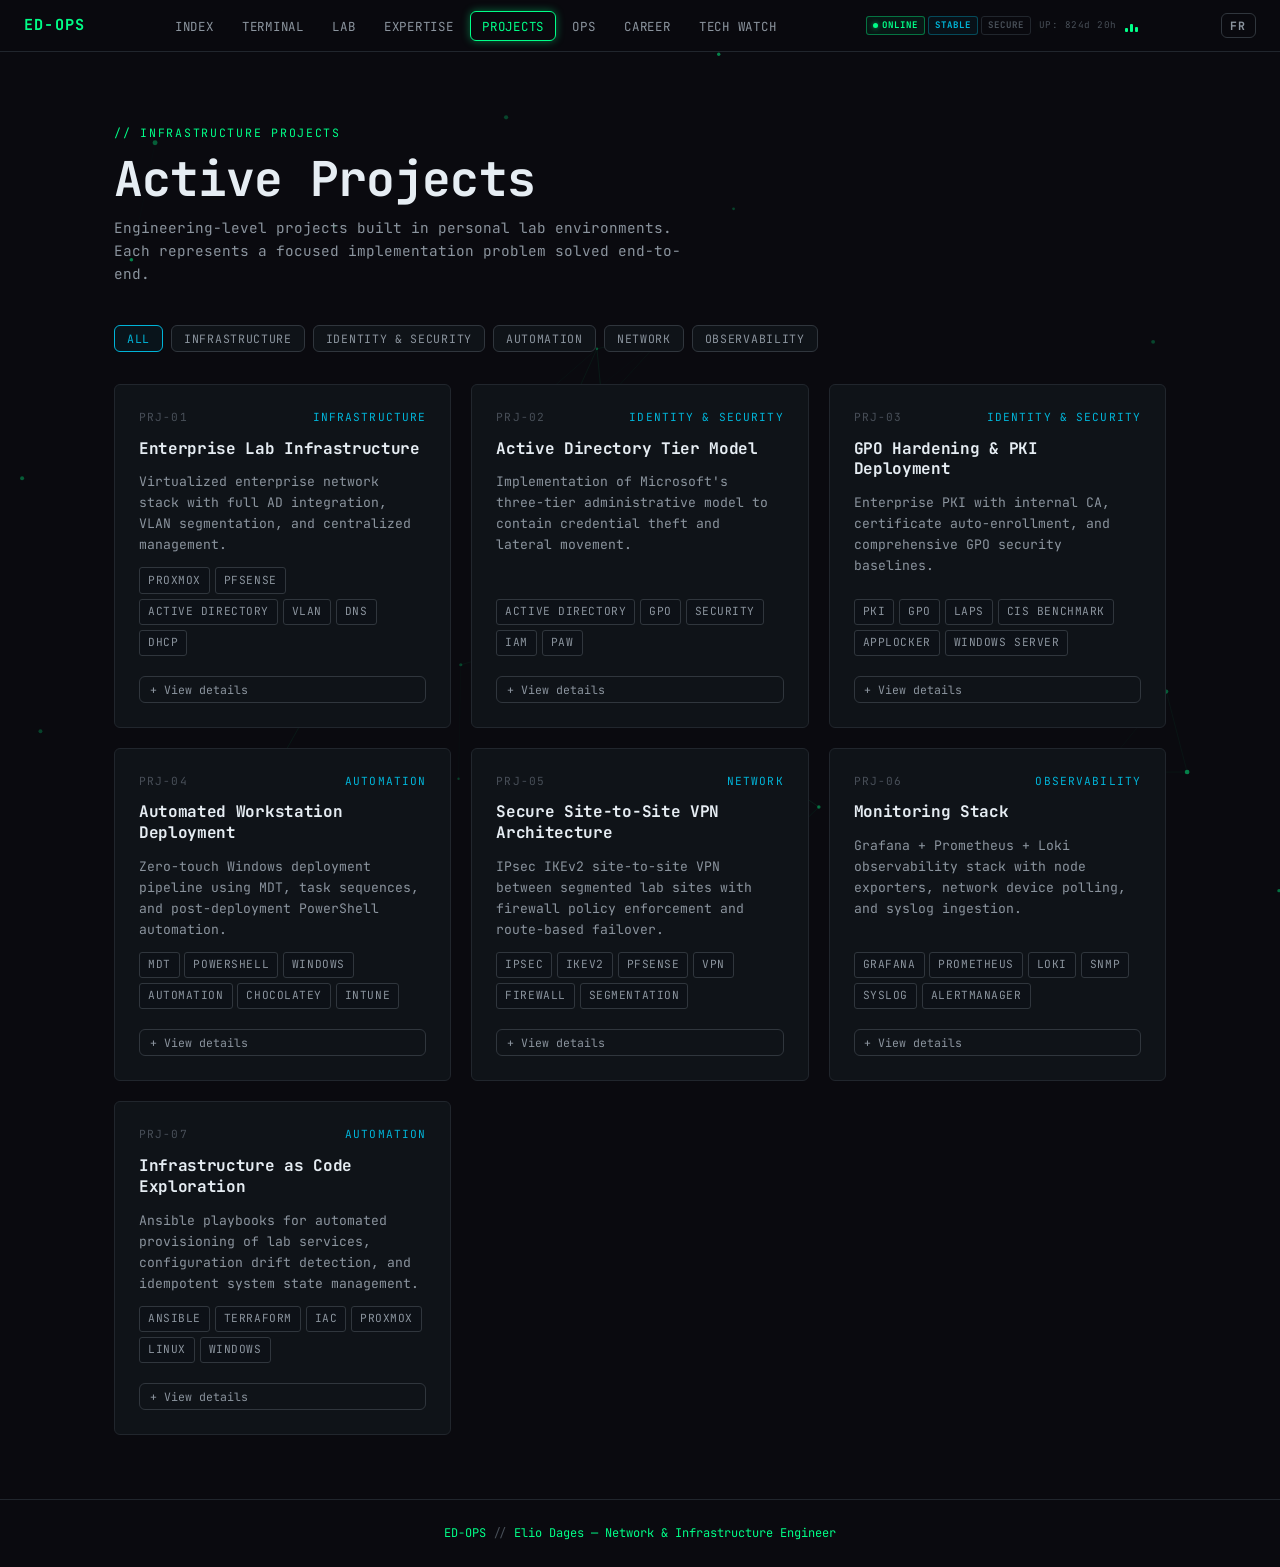
<file: projects.html>
<!DOCTYPE html>
<html lang="en">
<head>
  <meta charset="UTF-8" />
  <meta name="viewport" content="width=device-width, initial-scale=1.0" />
  <meta name="description" content="ED-OPS projects — enterprise lab, AD tier model, GPO hardening, automated deployment, VPN, monitoring stack and IaC." />
  <title>ED-OPS // Projects</title>
  <link rel="preconnect" href="https://fonts.googleapis.com" />
  <link rel="preconnect" href="https://fonts.gstatic.com" crossorigin />
  <link href="https://fonts.googleapis.com/css2?family=JetBrains+Mono:wght@400;600;700&family=Inter:wght@400;600&display=swap" rel="stylesheet" />
  <link rel="stylesheet" href="assets/css/main.css" />
  <script src="assets/js/i18n.js"></script>
  <link rel="icon" type="image/png" href="assets/images/icone.png">
  <style>
    /* ---- Filter bar ---- */
    .filter-bar {
      display: flex;
      flex-wrap: wrap;
      gap: 0.5rem;
      margin-bottom: 2rem;
    }

    .filter-btn {
      font-family: var(--font-mono);
      font-size: 0.72rem;
      padding: 0.3rem 0.75rem;
      border: 1px solid var(--border-bright);
      border-radius: var(--radius);
      background: var(--bg-card);
      color: var(--text-secondary);
      cursor: pointer;
      text-transform: uppercase;
      letter-spacing: 0.06em;
      transition: all var(--transition);
    }

    .filter-btn:hover, .filter-btn.active {
      border-color: var(--accent-cyan);
      color: var(--accent-cyan);
      background: rgba(0, 180, 216, 0.06);
    }

    /* ---- Projects grid ---- */
    .projects-grid {
      display: grid;
      grid-template-columns: repeat(auto-fill, minmax(320px, 1fr));
      gap: 1.25rem;
    }

    .project-card {
      background: var(--bg-card);
      border: 1px solid var(--border);
      border-radius: var(--radius);
      padding: 1.5rem;
      display: flex;
      flex-direction: column;
      gap: 0.75rem;
      transition: border-color var(--transition), transform var(--transition);
    }

    .project-card:hover {
      border-color: var(--border-bright);
      transform: translateY(-2px);
    }

    .project-card .pc-meta {
      display: flex;
      justify-content: space-between;
      align-items: center;
      font-size: 0.7rem;
      color: var(--text-dim);
      text-transform: uppercase;
      letter-spacing: 0.1em;
    }

    .project-card .pc-category {
      color: var(--accent-cyan);
    }

    .project-card h3 {
      font-size: 1rem;
      color: var(--text-primary);
      line-height: 1.3;
    }

    .project-card .pc-short {
      font-size: 0.82rem;
      color: var(--text-secondary);
      line-height: 1.6;
      flex: 1;
    }

    .project-card .pc-tags {
      display: flex;
      flex-wrap: wrap;
      gap: 0.3rem;
      margin-top: auto;
    }

    .project-card .pc-expand-btn {
      background: none;
      border: 1px solid var(--border-bright);
      border-radius: var(--radius);
      color: var(--text-secondary);
      font-family: var(--font-mono);
      font-size: 0.72rem;
      padding: 0.3rem 0.6rem;
      cursor: pointer;
      transition: all var(--transition);
      text-align: left;
      width: 100%;
      margin-top: 0.5rem;
    }

    .project-card .pc-expand-btn:hover {
      border-color: var(--accent-green);
      color: var(--accent-green);
    }

    .project-card .pc-description {
      font-size: 0.82rem;
      color: var(--text-secondary);
      line-height: 1.7;
      border-top: 1px solid var(--border);
      padding-top: 0.75rem;
      display: none;
    }

    .project-card .pc-description.open {
      display: block;
    }
  </style>
</head>
<body>
<script src="components/navbar.js"></script>

<main class="page-content" aria-label="Projects page">
  <div class="container">
    <section class="section" aria-labelledby="projects-heading">
      <header class="section-header">
        <p class="section-tag" data-i18n="projects.tag">// Infrastructure Projects</p>
        <h1 id="projects-heading" data-i18n="projects.title">Active Projects</h1>
        <p data-i18n="projects.desc">Engineering-level projects built in personal lab environments. Each represents a focused implementation problem solved end-to-end.</p>
      </header>

      <div class="filter-bar" role="group" aria-label="Filter by category" id="filter-bar"></div>
      <div class="projects-grid" id="projects-grid" aria-label="Projects list"></div>
    </section>
  </div>
</main>

<footer id="footer" role="contentinfo">
  <span>ED-OPS</span> // <span data-i18n="footer.text">Elio Dages — Network &amp; Infrastructure Engineer</span>
</footer>

<script>
  let allProjects = [];
  let activeFilter = 'All';

  fetch('data/projects.json')
    .then(r => r.json())
    .then(data => {
      allProjects = data;
      buildFilterBar();
      renderProjects('All');
    })
    .catch(() => {
      document.getElementById('projects-grid').innerHTML =
        '<p class="text-secondary">Could not load project data.</p>';
    });

  function t(key, fallback) {
    return (window.EDOpsI18n ? window.EDOpsI18n.t(key) : null) || fallback;
  }

  function buildFilterBar() {
    const bar = document.getElementById('filter-bar');
    const categories = ['All', ...new Set(allProjects.map(p => p.category))];

    categories.forEach(cat => {
      const btn = document.createElement('button');
      const isAll = cat === 'All';
      btn.className = 'filter-btn' + (isAll ? ' active' : '');
      btn.textContent = isAll ? t('projects.filter_all', 'All') : cat;
      if (isAll) btn.setAttribute('data-i18n', 'projects.filter_all');
      btn.setAttribute('aria-pressed', isAll ? 'true' : 'false');
      btn.addEventListener('click', () => {
        document.querySelectorAll('.filter-btn').forEach(b => {
          b.classList.remove('active');
          b.setAttribute('aria-pressed', 'false');
        });
        btn.classList.add('active');
        btn.setAttribute('aria-pressed', 'true');
        activeFilter = cat;
        renderProjects(cat);
      });
      bar.appendChild(btn);
    });
  }

  function renderProjects(category) {
    const grid = document.getElementById('projects-grid');
    grid.innerHTML = '';

    const filtered = category === 'All'
      ? allProjects
      : allProjects.filter(p => p.category === category);

    filtered.forEach((p, i) => {
      const card = document.createElement('article');
      card.className = 'project-card';
      card.setAttribute('aria-label', p.title);

      const index = String(i + 1).padStart(2, '0');

      card.innerHTML = `
        <div class="pc-meta">
          <span>PRJ-${index}</span>
          <span class="pc-category">${escapeHTML(p.category)}</span>
        </div>
        <h3>${escapeHTML(p.title)}</h3>
        <p class="pc-short">${escapeHTML(p.short)}</p>
        <div class="pc-tags">
          ${p.tags.map(tag => `<span class="tag">${escapeHTML(tag)}</span>`).join('')}
        </div>
        <button class="pc-expand-btn" aria-expanded="false" aria-controls="desc-${p.id}">
          ${escapeHTML(t('projects.view_details', '+ View details'))}
        </button>
        <div class="pc-description" id="desc-${p.id}" role="region" aria-label="${escapeHTML(p.title)} details">
          ${escapeHTML(p.description)}
        </div>
      `;

      const btn = card.querySelector('.pc-expand-btn');
      const desc = card.querySelector('.pc-description');

      btn.addEventListener('click', () => {
        const open = desc.classList.toggle('open');
        btn.setAttribute('aria-expanded', String(open));
        btn.textContent = open
          ? t('projects.hide_details', '\u2212 Hide details')
          : t('projects.view_details', '+ View details');
      });

      grid.appendChild(card);
    });
  }

  // Re-render on language change to update translated strings
  document.addEventListener('edops:langchange', function () {
    if (!allProjects.length) return; // data not yet loaded
    // Update "All" filter button text
    const allBtn = document.querySelector('.filter-btn[data-i18n="projects.filter_all"]');
    if (allBtn) allBtn.textContent = t('projects.filter_all', 'All');
    // Re-render current filter to update expand button text
    renderProjects(activeFilter);
  });

  function escapeHTML(str) {
    return String(str)
      .replace(/&/g, '&amp;')
      .replace(/</g, '&lt;')
      .replace(/>/g, '&gt;')
      .replace(/"/g, '&quot;');
  }
</script>
</body>
</html>
</file>
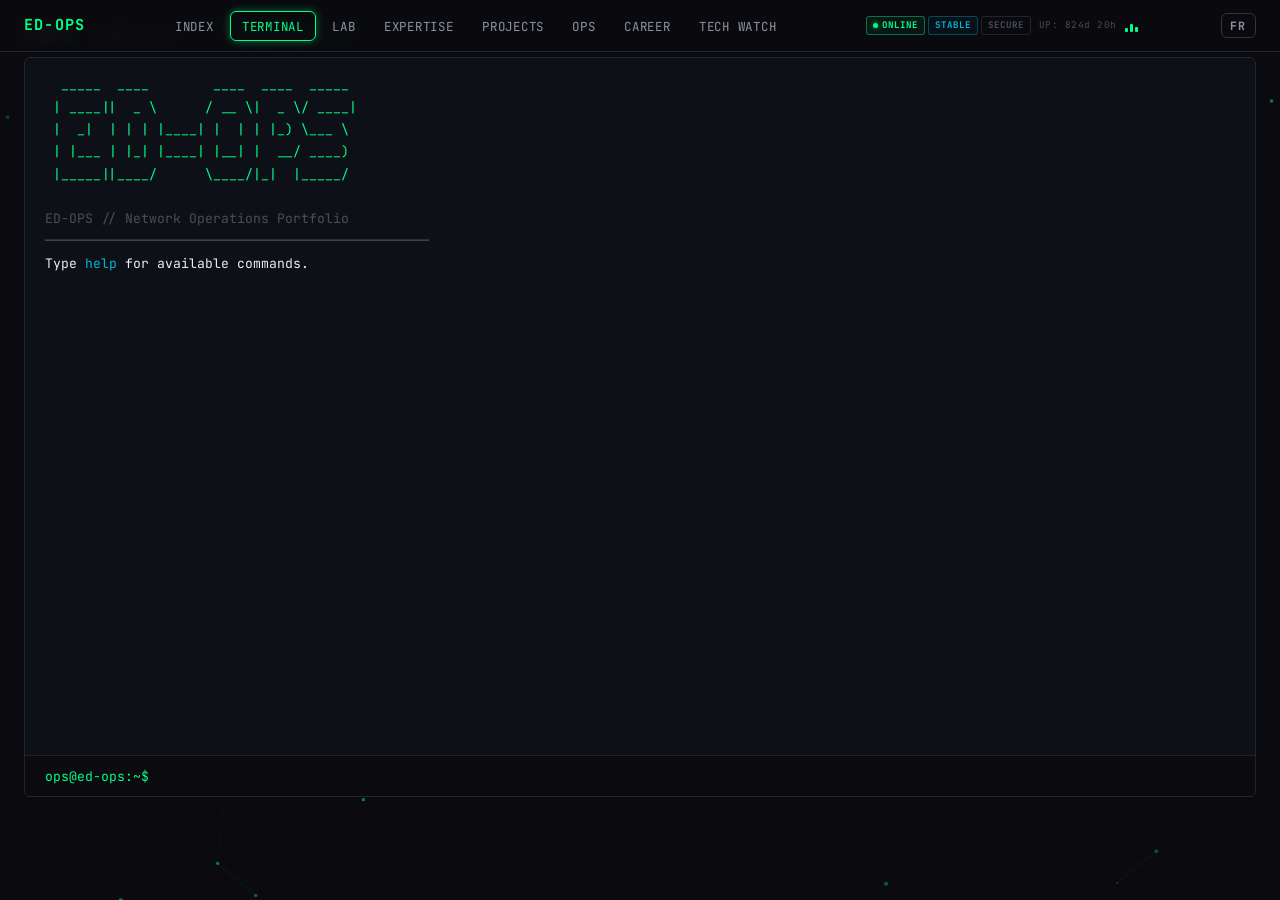
<file: terminal.html>
<!DOCTYPE html>
<html lang="en">
<head>
  <meta charset="UTF-8" />
  <meta name="viewport" content="width=device-width, initial-scale=1.0" />
  <meta name="description" content="ED-OPS interactive terminal. Type commands to explore Elio Dages' network engineering portfolio." />
  <title>ED-OPS // Terminal</title>
  <link rel="preconnect" href="https://fonts.googleapis.com" />
  <link rel="preconnect" href="https://fonts.gstatic.com" crossorigin />
  <link href="https://fonts.googleapis.com/css2?family=JetBrains+Mono:wght@400;600;700&family=Inter:wght@400;600&display=swap" rel="stylesheet" />
  <link rel="stylesheet" href="assets/css/main.css" />
  <script src="assets/js/i18n.js"></script>
  <link rel="icon" type="image/png" href="assets/images/icone.png">
  <style>
    .terminal-page {
      display: flex;
      flex-direction: column;
      min-height: calc(100vh - 52px);
      padding: 1.5rem;
    }

    .terminal-header {
      display: flex;
      align-items: center;
      gap: 1rem;
      margin-bottom: 1rem;
      flex-wrap: wrap;
    }

    .terminal-header h1 {
      font-size: 0.9rem;
      color: var(--text-secondary);
      font-weight: 400;
    }

    .terminal-header h1 span { color: var(--accent-green); }

    .terminal-traffic-lights {
      display: flex;
      gap: 6px;
    }

    .terminal-traffic-lights span {
      display: inline-block;
      width: 12px; height: 12px;
      border-radius: 50%;
    }

    .tl-red    { background: #ff5f57; }
    .tl-yellow { background: #febc2e; }
    .tl-green  { background: #28c840; }

    /* ---- Terminal widget ---- */
    .edops-terminal {
      flex: 1;
      display: flex;
      flex-direction: column;
      background: var(--bg-secondary);
      border: 1px solid var(--border);
      border-radius: var(--radius);
      overflow: hidden;
      min-height: 480px;
      max-height: calc(100vh - 160px);
    }

    .terminal-output {
      flex: 1;
      overflow-y: auto;
      padding: 1rem 1.25rem;
      font-size: 0.82rem;
      line-height: 1.7;
    }

    .terminal-line {
      white-space: pre-wrap;
      word-break: break-word;
    }

    .terminal-input-row {
      display: flex;
      align-items: center;
      padding: 0.6rem 1.25rem;
      border-top: 1px solid var(--border);
      background: var(--bg-primary);
      gap: 0.4rem;
    }

    .terminal-prompt {
      font-size: 0.82rem;
      color: var(--accent-green);
      white-space: nowrap;
      flex-shrink: 0;
    }

    .terminal-input {
      flex: 1;
      background: transparent;
      border: none;
      outline: none;
      color: var(--text-primary);
      font-family: var(--font-mono);
      font-size: 0.82rem;
      caret-color: var(--accent-green);
    }

    /* Token colours */
    .t-prompt { color: var(--accent-green); }
    .t-cmd    { color: var(--text-primary); }
    .t-green  { color: var(--accent-green); }
    .t-accent { color: var(--accent-cyan); }
    .t-dim    { color: var(--text-dim); }
    .t-error  { color: var(--accent-red); }

    .t-accent a { color: var(--accent-cyan); }

    @media (max-width: 600px) {
      .terminal-page { padding: 0.75rem; }
      .terminal-output { font-size: 0.75rem; }
      .terminal-input  { font-size: 0.75rem; }
      .terminal-prompt { font-size: 0.75rem; }
    }
  </style>
</head>
<body>
<script src="components/navbar.js"></script>

<main class="page-content terminal-page" aria-label="Interactive terminal">
  <header class="terminal-header">
    <div class="terminal-traffic-lights" aria-hidden="true">
      <span class="tl-red"></span>
      <span class="tl-yellow"></span>
      <span class="tl-green"></span>
    </div>
    <h1>ops@ed-ops: <span>~</span> — <span data-i18n="terminal.title">ED-OPS Terminal</span></h1>
  </header>

  <div id="terminal-mount"></div>
</main>

<script src="components/terminal.js"></script>
<script>
  document.addEventListener('DOMContentLoaded', function () {
    const mount = document.getElementById('terminal-mount');
    new EDOpsTerminal(mount, { rootPath: './' });
  });
</script>
</body>
</html>
</file>
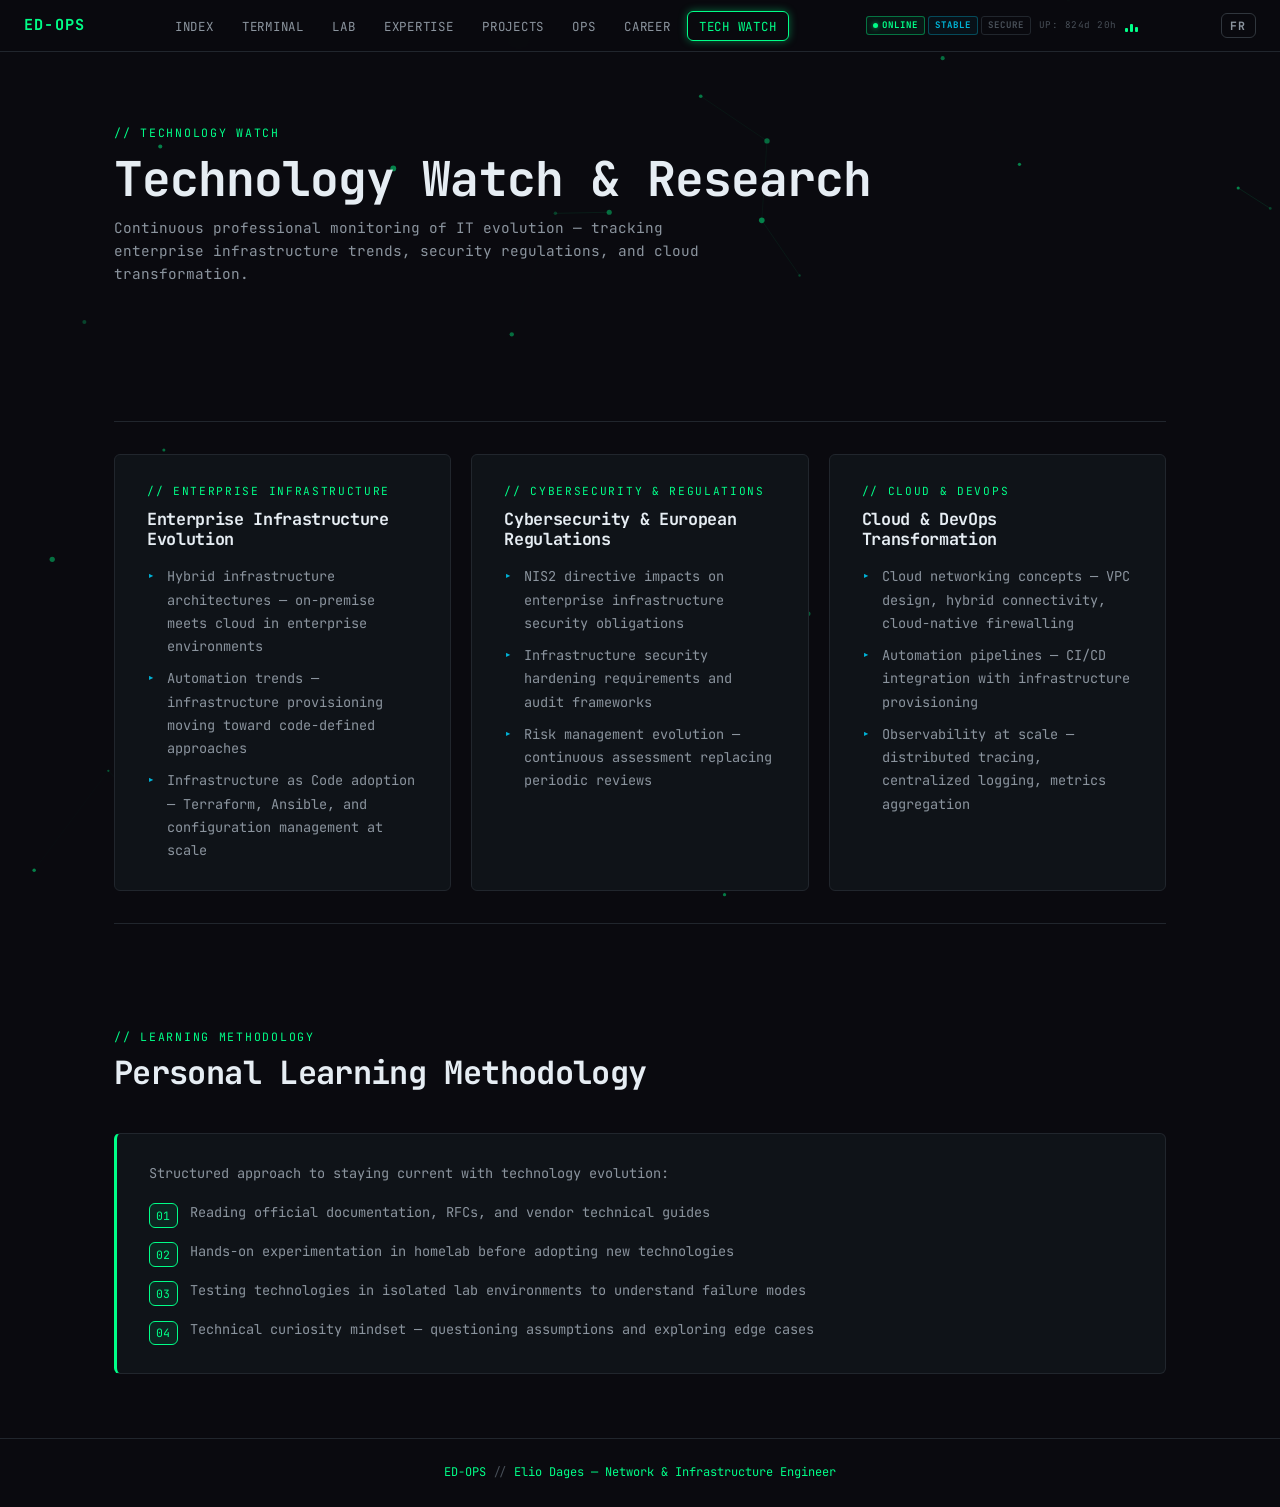
<file: veille.html>
<!DOCTYPE html>
<html lang="en">
<head>
  <meta charset="UTF-8" />
  <meta name="viewport" content="width=device-width, initial-scale=1.0" />
  <meta name="description" content="ED-OPS technology watch — enterprise infrastructure evolution, cybersecurity regulations, cloud &amp; DevOps transformation." />
  <title>ED-OPS // Technology Watch &amp; Research</title>
  <link rel="preconnect" href="https://fonts.googleapis.com" />
  <link rel="preconnect" href="https://fonts.gstatic.com" crossorigin />
  <link href="https://fonts.googleapis.com/css2?family=JetBrains+Mono:wght@400;600;700&family=Inter:wght@400;600&display=swap" rel="stylesheet" />
  <link rel="stylesheet" href="assets/css/main.css" />
  <script src="assets/js/i18n.js"></script>
  <link rel="icon" type="image/png" href="assets/images/icone.png">
  <style>
    /* ---- Veille section cards ---- */
    .veille-section {
      background: var(--bg-card);
      border: 1px solid var(--border);
      border-radius: var(--radius);
      padding: 1.75rem 2rem;
      margin-bottom: 1.5rem;
      transition: border-color var(--transition);
    }

    .veille-section:hover { border-color: var(--border-bright); }

    .veille-section-tag {
      font-size: 0.7rem;
      text-transform: uppercase;
      letter-spacing: 0.15em;
      color: var(--accent-green);
      margin-bottom: 0.5rem;
      font-family: var(--font-mono);
    }

    .veille-section-title {
      font-size: 1.05rem;
      font-weight: 700;
      color: var(--text-primary);
      margin-bottom: 1rem;
    }

    .veille-items {
      list-style: none;
      display: flex;
      flex-direction: column;
      gap: 0.6rem;
    }

    .veille-items li {
      font-size: 0.85rem;
      color: var(--text-secondary);
      line-height: 1.7;
      padding-left: 1.25rem;
      position: relative;
    }

    .veille-items li::before {
      content: '▸';
      position: absolute;
      left: 0;
      color: var(--accent-cyan);
    }

    /* ---- Methodology block ---- */
    .methodology-block {
      background: var(--bg-card);
      border: 1px solid var(--border);
      border-radius: var(--radius);
      padding: 1.75rem 2rem;
      border-left: 3px solid var(--accent-green);
    }

    .methodology-block .mb-desc {
      font-size: 0.85rem;
      color: var(--text-secondary);
      line-height: 1.7;
      margin-bottom: 1rem;
    }

    .methodology-steps {
      counter-reset: step;
      list-style: none;
      display: flex;
      flex-direction: column;
      gap: 0.75rem;
    }

    .methodology-steps li {
      counter-increment: step;
      font-size: 0.85rem;
      color: var(--text-secondary);
      line-height: 1.7;
      display: flex;
      gap: 0.75rem;
      align-items: flex-start;
    }

    .methodology-steps li::before {
      content: counter(step, decimal-leading-zero);
      font-family: var(--font-mono);
      font-size: 0.72rem;
      color: var(--accent-green);
      background: rgba(0,255,136,0.08);
      border: 1px solid var(--accent-green);
      border-radius: var(--radius);
      padding: 0.1rem 0.4rem;
      flex-shrink: 0;
      margin-top: 0.15rem;
    }

    /* ---- Grid for first three sections ---- */
    .veille-grid {
      display: grid;
      grid-template-columns: repeat(auto-fit, minmax(300px, 1fr));
      gap: 1.25rem;
      margin-bottom: 1.5rem;
    }

    .veille-grid .veille-section { margin-bottom: 0; }
  </style>
</head>
<body>
<script src="components/navbar.js"></script>

<main class="page-content" aria-label="Technology watch page">
  <div class="container">

    <!-- Header -->
    <section class="section" aria-labelledby="veille-heading">
      <header class="section-header">
        <p class="section-tag" data-i18n="veille.tag">// Technology Watch</p>
        <h1 id="veille-heading" data-i18n="veille.title">Technology Watch &amp; Research</h1>
        <p data-i18n="veille.desc">Continuous professional monitoring of IT evolution — tracking enterprise infrastructure trends, security regulations, and cloud transformation.</p>
      </header>
    </section>

    <div class="divider"></div>

    <!-- Three topic sections in a grid -->
    <div class="veille-grid" aria-label="Technology watch topics">

      <!-- Section 1: Enterprise Infrastructure -->
      <article class="veille-section" aria-labelledby="s1-heading">
        <div class="veille-section-tag" data-i18n="veille.s1_tag">// Enterprise Infrastructure</div>
        <h2 id="s1-heading" class="veille-section-title" data-i18n="veille.s1_title">Enterprise Infrastructure Evolution</h2>
        <ul class="veille-items">
          <li data-i18n="veille.s1_item1">Hybrid infrastructure architectures — on-premise meets cloud in enterprise environments</li>
          <li data-i18n="veille.s1_item2">Automation trends — infrastructure provisioning moving toward code-defined approaches</li>
          <li data-i18n="veille.s1_item3">Infrastructure as Code adoption — Terraform, Ansible, and configuration management at scale</li>
        </ul>
      </article>

      <!-- Section 2: Cybersecurity -->
      <article class="veille-section" aria-labelledby="s2-heading">
        <div class="veille-section-tag" data-i18n="veille.s2_tag">// Cybersecurity &amp; Regulations</div>
        <h2 id="s2-heading" class="veille-section-title" data-i18n="veille.s2_title">Cybersecurity &amp; European Regulations</h2>
        <ul class="veille-items">
          <li data-i18n="veille.s2_item1">NIS2 directive impacts on enterprise infrastructure security obligations</li>
          <li data-i18n="veille.s2_item2">Infrastructure security hardening requirements and audit frameworks</li>
          <li data-i18n="veille.s2_item3">Risk management evolution — continuous assessment replacing periodic reviews</li>
        </ul>
      </article>

      <!-- Section 3: Cloud & DevOps -->
      <article class="veille-section" aria-labelledby="s3-heading">
        <div class="veille-section-tag" data-i18n="veille.s3_tag">// Cloud &amp; DevOps</div>
        <h2 id="s3-heading" class="veille-section-title" data-i18n="veille.s3_title">Cloud &amp; DevOps Transformation</h2>
        <ul class="veille-items">
          <li data-i18n="veille.s3_item1">Cloud networking concepts — VPC design, hybrid connectivity, cloud-native firewalling</li>
          <li data-i18n="veille.s3_item2">Automation pipelines — CI/CD integration with infrastructure provisioning</li>
          <li data-i18n="veille.s3_item3">Observability at scale — distributed tracing, centralized logging, metrics aggregation</li>
        </ul>
      </article>

    </div>

    <div class="divider"></div>

    <!-- Section 4: Learning Methodology -->
    <section class="section" aria-labelledby="s4-heading">
      <header class="section-header">
        <p class="section-tag" data-i18n="veille.s4_tag">// Learning Methodology</p>
        <h2 id="s4-heading" data-i18n="veille.s4_title">Personal Learning Methodology</h2>
      </header>

      <div class="methodology-block">
        <p class="mb-desc" data-i18n="veille.s4_desc">Structured approach to staying current with technology evolution:</p>
        <ol class="methodology-steps" aria-label="Learning steps">
          <li data-i18n="veille.s4_item1">Reading official documentation, RFCs, and vendor technical guides</li>
          <li data-i18n="veille.s4_item2">Hands-on experimentation in homelab before adopting new technologies</li>
          <li data-i18n="veille.s4_item3">Testing technologies in isolated lab environments to understand failure modes</li>
          <li data-i18n="veille.s4_item4">Technical curiosity mindset — questioning assumptions and exploring edge cases</li>
        </ol>
      </div>
    </section>

  </div>
</main>

<footer id="footer" role="contentinfo">
  <span>ED-OPS</span> // <span data-i18n="footer.text">Elio Dages — Network &amp; Infrastructure Engineer</span>
</footer>

</body>
</html>
</file>
<file: assets/css/main.css>
/* ============================================================
   ED-OPS // Network Operations Portfolio
   Main Stylesheet — Shared Design System
   ============================================================ */

/* ----- Custom Properties ----- */
:root {
  --bg-primary:      #0a0a0f;
  --bg-secondary:    #0d1117;
  --bg-card:         #0f1318;
  --bg-card-hover:   #161b22;
  --accent-green:    #00ff88;
  --accent-cyan:     #00b4d8;
  --accent-orange:   #ff6b35;
  --accent-red:      #ff4757;
  --accent-yellow:   #ffd32a;
  --text-primary:    #e6edf3;
  --text-secondary:  #8b949e;
  --text-dim:        #484f58;
  --border:          #21262d;
  --border-bright:   #30363d;
  --font-mono:       'JetBrains Mono', 'Fira Code', 'Courier New', monospace;
  --font-sans:       'Inter', system-ui, -apple-system, sans-serif;
  --radius:          6px;
  --transition:      0.2s ease;
  --glow-green:      0 0 8px rgba(0, 255, 136, 0.4);
  --glow-cyan:       0 0 8px rgba(0, 180, 216, 0.4);
}

/* ----- Reset & Base ----- */
*, *::before, *::after { box-sizing: border-box; margin: 0; padding: 0; }

html {
  font-size: 16px;
  scroll-behavior: smooth;
  -webkit-font-smoothing: antialiased;
  /* Fallback background when fx.js hasn't run yet */
  background-color: var(--bg-primary);
}

body {
  font-family: var(--font-mono);
  background-color: var(--bg-primary);
  color: var(--text-primary);
  line-height: 1.6;
  min-height: 100vh;
  overflow-x: hidden;
}

/* When fx.js is active: canvas provides the background */
body.fx-ready {
  background-color: transparent;
}

a { color: var(--accent-cyan); text-decoration: none; transition: color var(--transition); }
a:hover { color: var(--accent-green); }

img { max-width: 100%; display: block; }

/* ----- Typography ----- */
h1, h2, h3, h4 {
  font-family: var(--font-mono);
  font-weight: 700;
  line-height: 1.2;
  letter-spacing: -0.02em;
}

h1 { font-size: clamp(1.8rem, 4vw, 3rem); }
h2 { font-size: clamp(1.4rem, 3vw, 2rem); }
h3 { font-size: clamp(1.1rem, 2vw, 1.4rem); }

.accent-green  { color: var(--accent-green); }
.accent-cyan   { color: var(--accent-cyan); }
.accent-orange { color: var(--accent-orange); }
.accent-red    { color: var(--accent-red); }
.text-dim      { color: var(--text-dim); }
.text-secondary { color: var(--text-secondary); }

/* ----- Utility ----- */
.container {
  max-width: 1100px;
  margin: 0 auto;
  padding: 0 1.5rem;
}

.sr-only {
  position: absolute; width: 1px; height: 1px;
  padding: 0; margin: -1px; overflow: hidden;
  clip: rect(0,0,0,0); white-space: nowrap; border: 0;
}

/* ----- Scrollbar ----- */
::-webkit-scrollbar              { width: 6px; height: 6px; }
::-webkit-scrollbar-track        { background: var(--bg-secondary); }
::-webkit-scrollbar-thumb        { background: var(--border-bright); border-radius: 3px; }
::-webkit-scrollbar-thumb:hover  { background: var(--accent-green); }

/* ----- Top Navigation Bar ----- */
#navbar {
  position: fixed;
  top: 0;
  left: 0;
  right: 0;
  z-index: 1000;
  background: rgba(10, 10, 15, 0.92);
  backdrop-filter: blur(8px);
  border-bottom: 1px solid var(--border);
  height: 52px;
  display: flex;
  align-items: center;
}

#navbar .nav-inner {
  display: flex;
  align-items: center;
  justify-content: space-between;
  width: 100%;
  padding: 0 1.5rem;
}

#navbar .nav-brand {
  font-family: var(--font-mono);
  font-weight: 700;
  font-size: 0.95rem;
  color: var(--accent-green);
  letter-spacing: 0.08em;
  text-transform: uppercase;
  text-decoration: none;
}

#navbar .nav-links {
  display: flex;
  list-style: none;
  gap: 0.25rem;
}

#navbar .nav-links a {
  font-size: 0.78rem;
  color: var(--text-secondary);
  padding: 0.35rem 0.7rem;
  border-radius: var(--radius);
  border: 1px solid transparent;
  transition: all var(--transition);
  text-transform: uppercase;
  letter-spacing: 0.06em;
}

#navbar .nav-links a:hover {
  color: var(--text-primary);
  border-color: var(--border-bright);
}

#navbar .nav-links a.active {
  color: var(--accent-green);
  border-color: var(--accent-green);
  box-shadow: var(--glow-green);
}

#navbar .nav-toggle {
  display: none;
  background: none;
  border: 1px solid var(--border-bright);
  color: var(--text-primary);
  cursor: pointer;
  padding: 0.4rem 0.6rem;
  border-radius: var(--radius);
  font-size: 1rem;
  line-height: 1;
}

/* Language toggle */
#navbar .nav-lang-toggle {
  font-family: var(--font-mono);
  font-size: 0.72rem;
  font-weight: 700;
  color: var(--text-secondary);
  background: none;
  border: 1px solid var(--border-bright);
  border-radius: var(--radius);
  padding: 0.25rem 0.55rem;
  cursor: pointer;
  letter-spacing: 0.08em;
  transition: all var(--transition);
  flex-shrink: 0;
}

#navbar .nav-lang-toggle:hover {
  color: var(--accent-cyan);
  border-color: var(--accent-cyan);
}

/* Mobile nav */
@media (max-width: 700px) {
  #navbar .nav-toggle { display: block; }
  #navbar .nav-links {
    display: none;
    position: absolute;
    top: 52px;
    left: 0;
    right: 0;
    background: var(--bg-secondary);
    border-bottom: 1px solid var(--border);
    flex-direction: column;
    padding: 0.75rem;
    gap: 0.25rem;
  }
  #navbar .nav-links.open { display: flex; }
  #navbar .nav-links a { font-size: 0.85rem; }
}

/* ----- Page wrapper (offset for fixed navbar) ----- */
.page-content {
  padding-top: 52px;
}

/* ----- Boot Overlay ----- */
#boot-overlay {
  position: fixed;
  inset: 0;
  background: var(--bg-primary);
  z-index: 9999;
  display: flex;
  align-items: center;
  justify-content: center;
  flex-direction: column;
  font-family: var(--font-mono);
}

#boot-overlay .boot-logo {
  font-size: clamp(1.2rem, 4vw, 2rem);
  font-weight: 700;
  color: var(--accent-green);
  letter-spacing: 0.15em;
  margin-bottom: 2rem;
  text-align: center;
}

#boot-overlay .boot-lines {
  width: min(560px, 90vw);
  font-size: 0.82rem;
  color: var(--text-secondary);
}

#boot-overlay .boot-lines .boot-line {
  padding: 0.18rem 0;
  opacity: 0;
  transform: translateY(4px);
  transition: opacity 0.25s, transform 0.25s;
}

#boot-overlay .boot-lines .boot-line.visible {
  opacity: 1;
  transform: none;
}

#boot-overlay .boot-lines .boot-line .prefix { color: var(--accent-green); margin-right: 0.5rem; }
#boot-overlay .boot-lines .boot-line .ok     { color: var(--accent-green); margin-left: auto; float: right; }
#boot-overlay .boot-lines .boot-line .status-ok { color: var(--accent-green); }

#boot-overlay .boot-cursor {
  display: inline-block;
  width: 8px; height: 1.1em;
  background: var(--accent-green);
  vertical-align: text-bottom;
  animation: blink 1s step-end infinite;
}

#boot-overlay.fade-out {
  animation: overlayFade 0.5s ease forwards;
}

@keyframes blink {
  0%, 100% { opacity: 1; }
  50% { opacity: 0; }
}

@keyframes overlayFade {
  to { opacity: 0; pointer-events: none; }
}

/* ----- Section Headers ----- */
.section-header {
  margin-bottom: 2.5rem;
}

.section-header .section-tag {
  font-size: 0.72rem;
  text-transform: uppercase;
  letter-spacing: 0.15em;
  color: var(--accent-green);
  margin-bottom: 0.5rem;
}

.section-header h2 {
  color: var(--text-primary);
}

.section-header p {
  color: var(--text-secondary);
  max-width: 600px;
  margin-top: 0.5rem;
  font-size: 0.9rem;
}

/* ----- Card base ----- */
.card {
  background: var(--bg-card);
  border: 1px solid var(--border);
  border-radius: var(--radius);
  padding: 1.25rem 1.5rem;
  transition: border-color var(--transition), background var(--transition);
}

.card:hover {
  border-color: var(--border-bright);
  background: var(--bg-card-hover);
}

/* ----- Status dot ----- */
.status-dot {
  display: inline-block;
  width: 8px; height: 8px;
  border-radius: 50%;
  background: var(--accent-green);
  box-shadow: var(--glow-green);
  animation: pulse 2.5s ease-in-out infinite;
}

.status-dot.offline { background: var(--accent-red); box-shadow: 0 0 8px rgba(255,71,87,0.4); animation: none; }
.status-dot.warn    { background: var(--accent-yellow); box-shadow: 0 0 8px rgba(255,211,42,0.4); }

@keyframes pulse {
  0%, 100% { opacity: 1; transform: scale(1); }
  50% { opacity: 0.6; transform: scale(0.85); }
}

/* ----- Tag / Badge ----- */
.tag {
  display: inline-block;
  font-size: 0.7rem;
  padding: 0.2rem 0.5rem;
  border-radius: 3px;
  border: 1px solid var(--border-bright);
  color: var(--text-secondary);
  background: var(--bg-secondary);
  text-transform: uppercase;
  letter-spacing: 0.05em;
}

.tag.green  { border-color: var(--accent-green); color: var(--accent-green); background: rgba(0,255,136,0.06); }
.tag.cyan   { border-color: var(--accent-cyan);  color: var(--accent-cyan);  background: rgba(0,180,216,0.06); }
.tag.orange { border-color: var(--accent-orange);color: var(--accent-orange);background: rgba(255,107,53,0.06); }

/* ----- Divider ----- */
.divider {
  height: 1px;
  background: var(--border);
  margin: 2rem 0;
}

/* ----- Section spacing ----- */
.section {
  padding: 4rem 0;
}

/* ----- Footer ----- */
#footer {
  border-top: 1px solid var(--border);
  padding: 1.5rem;
  text-align: center;
  font-size: 0.75rem;
  color: var(--text-dim);
}

#footer span { color: var(--accent-green); }

/* ----- Responsive helpers ----- */
@media (max-width: 768px) {
  .section { padding: 2.5rem 0; }
}

/* ============================================================
   ED-OPS FX — Effects & Interactions
   (populated by assets/js/fx.js + assets/js/system-hud.js)
   ============================================================ */

/* ---- Page content stacking above bg canvas ---- */
.page-content { position: relative; z-index: 1; }
#footer       { position: relative; z-index: 1; }

/* ---- Page transitions ---- */
#page-trans {
  position: fixed;
  inset: 0;
  background: var(--bg-primary);
  z-index: 9990;
  pointer-events: none;
  opacity: 0;
  transition: opacity 0.24s ease;
}
#page-trans.pt-active { opacity: 1; }

body.pt-fadein {
  animation: ptFadeIn 0.45s ease forwards;
}
@keyframes ptFadeIn {
  from { opacity: 0; transform: translateY(5px); }
  to   { opacity: 1; transform: none; }
}

/* ---- Card glow proximity (CSS custom properties set by fx.js) ---- */
.info-card,
.domain-card,
.phil-card,
.timeline-item,
.cert-card,
.project-card,
.veille-section,
.tool-group,
.noc-widget {
  background-image: radial-gradient(
    circle at var(--mx, 50%) var(--my, 50%),
    rgba(0, 255, 136, var(--glow-a, 0)) 0%,
    transparent 56%
  );
}

/* ---- System HUD ---- */
#sys-hud {
  display: flex;
  align-items: center;
  gap: 0.5rem;
  margin-right: 0.35rem;
  flex-shrink: 0;
}

.hud-chips {
  display: flex;
  align-items: center;
  gap: 0.22rem;
}

.hud-chip {
  font-family: var(--font-mono);
  font-size: 0.57rem;
  font-weight: 700;
  letter-spacing: 0.1em;
  padding: 0.12rem 0.38rem;
  border-radius: 3px;
  text-transform: uppercase;
  border: 1px solid;
  user-select: none;
  line-height: 1.5;
}

.hud-online {
  color: var(--accent-green);
  border-color: rgba(0, 255, 136, 0.4);
  background: rgba(0, 255, 136, 0.06);
  display: flex;
  align-items: center;
  gap: 0.25rem;
}

.hud-dot {
  display: inline-block;
  width: 5px;
  height: 5px;
  border-radius: 50%;
  background: var(--accent-green);
  box-shadow: 0 0 5px rgba(0, 255, 136, 0.7);
  animation: pulse 2s ease-in-out infinite;
  flex-shrink: 0;
}

.hud-stable {
  color: var(--accent-cyan);
  border-color: rgba(0, 180, 216, 0.35);
  background: rgba(0, 180, 216, 0.05);
}

.hud-secure {
  color: var(--text-dim);
  border-color: var(--border);
  background: transparent;
}

.hud-uptime {
  font-family: var(--font-mono);
  font-size: 0.58rem;
  color: var(--text-dim);
  letter-spacing: 0.05em;
  white-space: nowrap;
}

.hud-activity {
  display: flex;
  align-items: flex-end;
  gap: 2px;
  height: 12px;
}

.hud-activity span {
  display: inline-block;
  width: 3px;
  background: var(--accent-green);
  border-radius: 1px;
  animation: actBar 1.4s ease-in-out infinite;
  transform-origin: bottom;
}

.hud-activity span:nth-child(1) { animation-delay: 0s;     height: 4px; }
.hud-activity span:nth-child(2) { animation-delay: 0.18s;  height: 8px; }
.hud-activity span:nth-child(3) { animation-delay: 0.36s;  height: 5px; }

@keyframes actBar {
  0%, 100% { opacity: 0.3; transform: scaleY(0.45); }
  50%       { opacity: 1;   transform: scaleY(1);    }
}

/* Hide verbose chips on medium screens */
@media (max-width: 920px) {
  .hud-chips .hud-stable,
  .hud-chips .hud-secure { display: none; }
  .hud-uptime             { display: none; }
}

/* Hide entire HUD on mobile (navbar already packed) */
@media (max-width: 700px) { #sys-hud { display: none; } }

/* ---- Toast notifications ---- */
#toast-container {
  position: fixed;
  bottom: 1.25rem;
  right: 1.25rem;
  z-index: 8000;
  display: flex;
  flex-direction: column;
  gap: 0.4rem;
  pointer-events: none;
  width: min(295px, calc(100vw - 1.5rem));
}

.sys-toast {
  background: var(--bg-card);
  border: 1px solid var(--border-bright);
  border-left: 3px solid var(--border-bright);
  border-radius: var(--radius);
  padding: 0.52rem 0.75rem;
  font-size: 0.7rem;
  font-family: var(--font-mono);
  color: var(--text-secondary);
  display: flex;
  align-items: flex-start;
  gap: 0.45rem;
  transform: translateX(110%);
  opacity: 0;
  transition:
    transform 0.3s cubic-bezier(0.23, 1, 0.32, 1),
    opacity   0.3s ease;
  pointer-events: none;
}

.sys-toast.visible        { transform: translateX(0); opacity: 1; }
.sys-toast-info           { border-left-color: var(--accent-green); }
.sys-toast-warn           { border-left-color: var(--accent-orange); }
.sys-toast-error          { border-left-color: var(--accent-red); }

.toast-icon               { flex-shrink: 0; color: var(--accent-green); font-size: 0.78rem; }
.sys-toast-warn  .toast-icon { color: var(--accent-orange); }
.sys-toast-error .toast-icon { color: var(--accent-red); }
.toast-msg                { line-height: 1.55; }

/* ---- PING Easter egg modal ---- */
#ping-egg {
  position: fixed;
  inset: 0;
  background: rgba(0, 0, 0, 0.65);
  z-index: 9800;
  display: flex;
  align-items: center;
  justify-content: center;
  opacity: 0;
  transition: opacity 0.22s ease;
  backdrop-filter: blur(3px);
}

#ping-egg.visible { opacity: 1; }

.egg-window {
  background: var(--bg-secondary);
  border: 1px solid var(--border-bright);
  border-radius: var(--radius);
  width: min(500px, 92vw);
  font-family: var(--font-mono);
  box-shadow:
    0 20px 60px rgba(0, 0, 0, 0.7),
    0 0 0 1px var(--border),
    var(--glow-green);
}

.egg-title {
  display: flex;
  align-items: center;
  gap: 0.45rem;
  padding: 0.5rem 0.9rem;
  border-bottom: 1px solid var(--border);
  font-size: 0.68rem;
  color: var(--text-dim);
  text-transform: uppercase;
  letter-spacing: 0.07em;
}

.egg-icon  { color: var(--accent-green); }

.egg-close {
  margin-left: auto;
  background: none;
  border: none;
  color: var(--text-dim);
  cursor: pointer;
  font-size: 0.85rem;
  padding: 0.1rem 0.35rem;
  border-radius: 3px;
  transition: color var(--transition), background var(--transition);
}
.egg-close:hover { color: var(--accent-red); background: rgba(255, 71, 87, 0.1); }

.egg-body {
  padding: 0.7rem 0.9rem;
  min-height: 140px;
  max-height: 240px;
  overflow-y: auto;
  font-size: 0.77rem;
  line-height: 1.75;
}

.egg-line  { color: var(--text-secondary); }
.egg-ok    { color: var(--accent-green); }
.egg-dim   { color: var(--text-dim); }
.egg-stat  { color: var(--accent-cyan); margin-top: 0.4rem; display: block; }

.egg-footer {
  padding: 0.35rem 0.9rem;
  border-top: 1px solid var(--border);
  font-size: 0.6rem;
  color: var(--text-dim);
  letter-spacing: 0.05em;
}

.egg-footer kbd {
  background: var(--bg-card);
  border: 1px solid var(--border-bright);
  border-radius: 3px;
  padding: 0.05rem 0.3rem;
  font-family: var(--font-mono);
  font-size: 0.6rem;
}

/* ---- Typing cursor (decorative) ---- */
.type-cursor::after {
  content: '\25AE';
  color: var(--accent-green);
  animation: blink 1s step-end infinite;
  margin-left: 2px;
  font-size: 0.85em;
}

/* ---- Scan-line overlay (subtle, index hero only) ---- */
.hero::after {
  content: '';
  position: absolute;
  inset: 0;
  background: repeating-linear-gradient(
    0deg,
    transparent,
    transparent 2px,
    rgba(0, 0, 0, 0.03) 2px,
    rgba(0, 0, 0, 0.03) 4px
  );
  pointer-events: none;
  z-index: 0;
}
</file>
